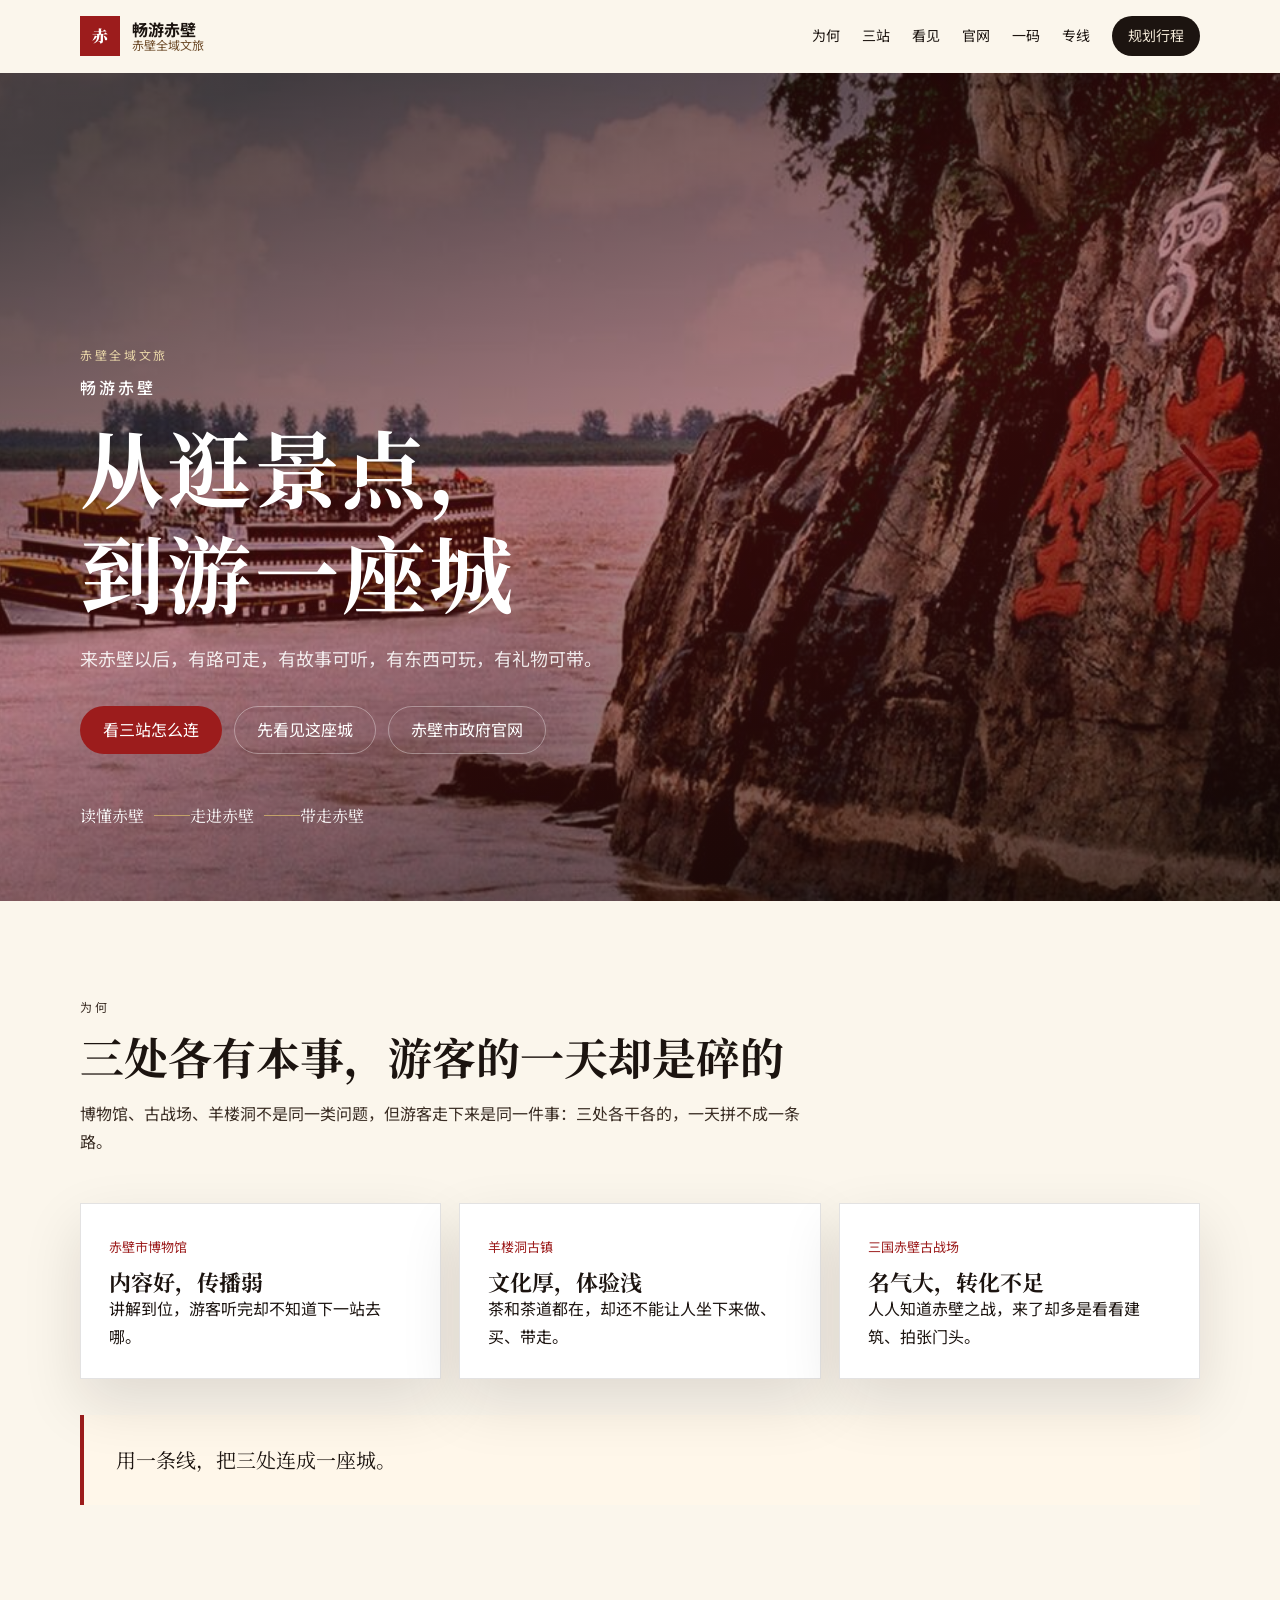
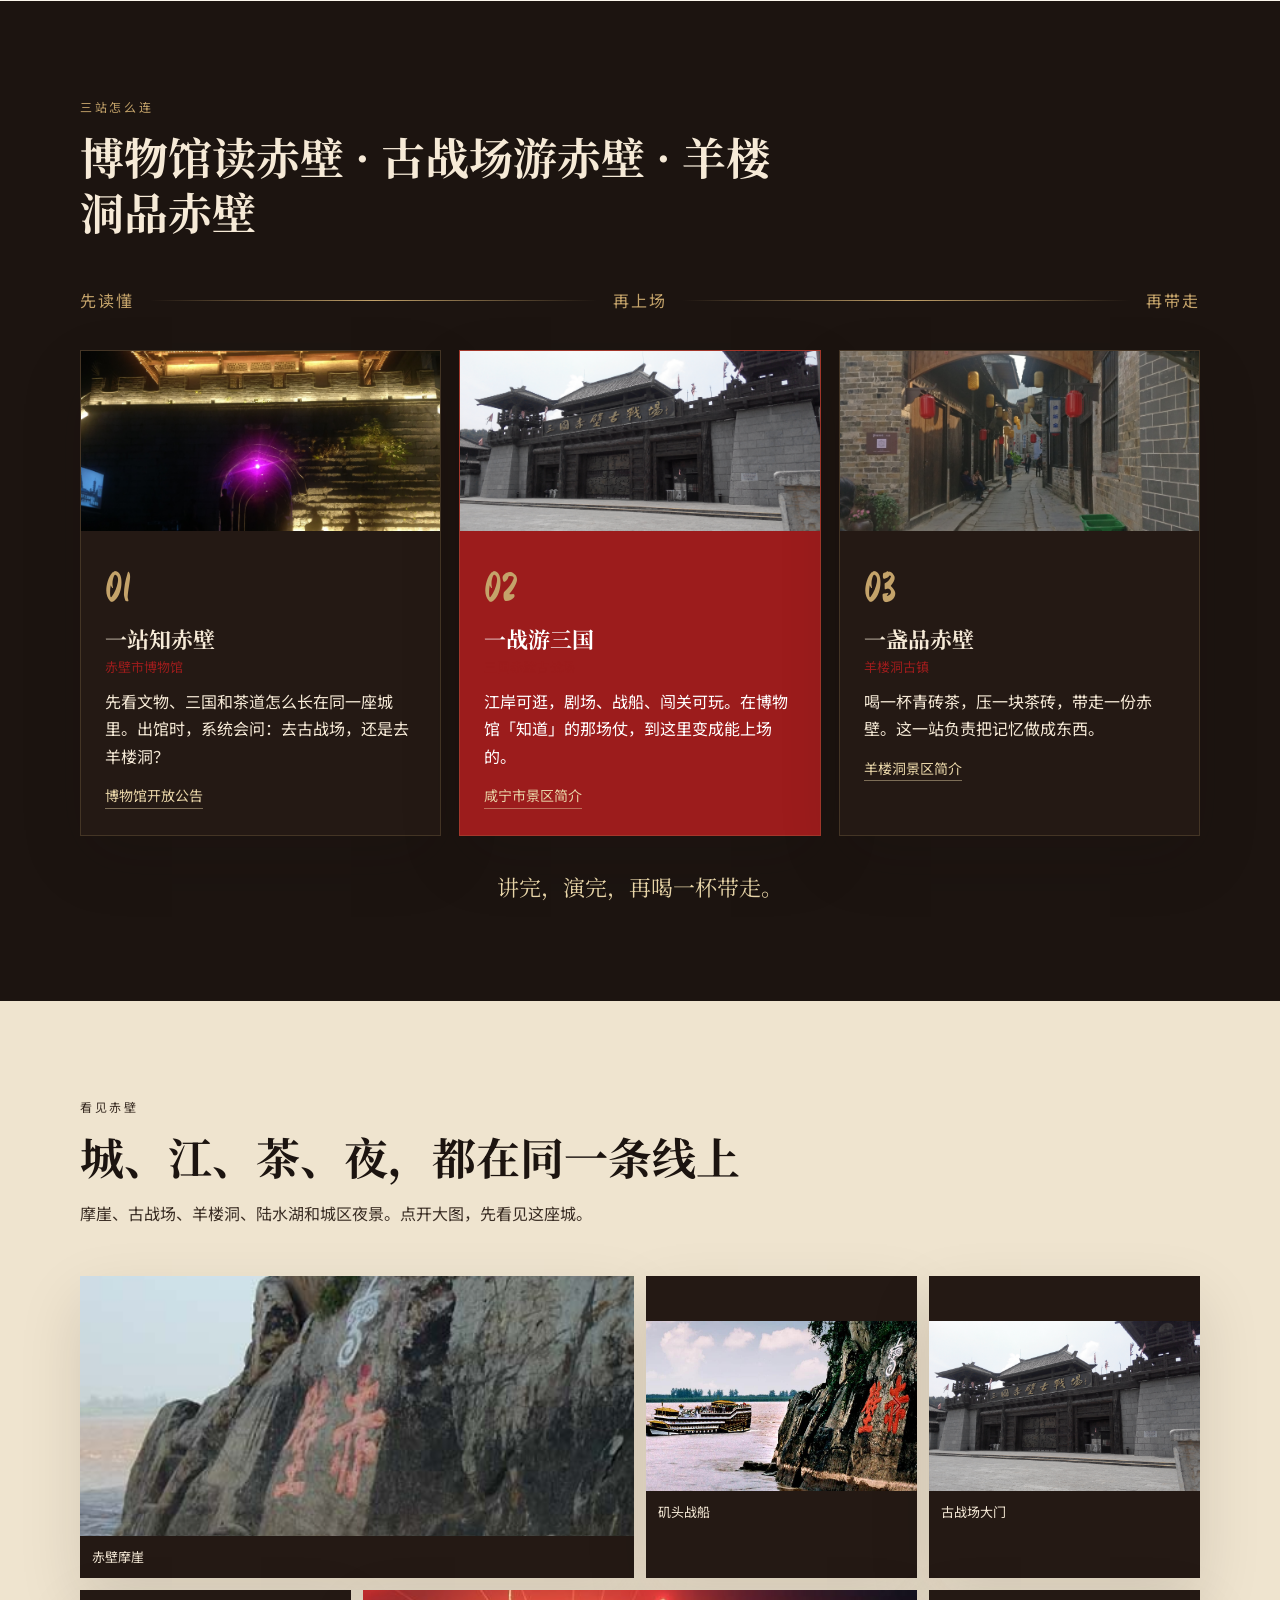
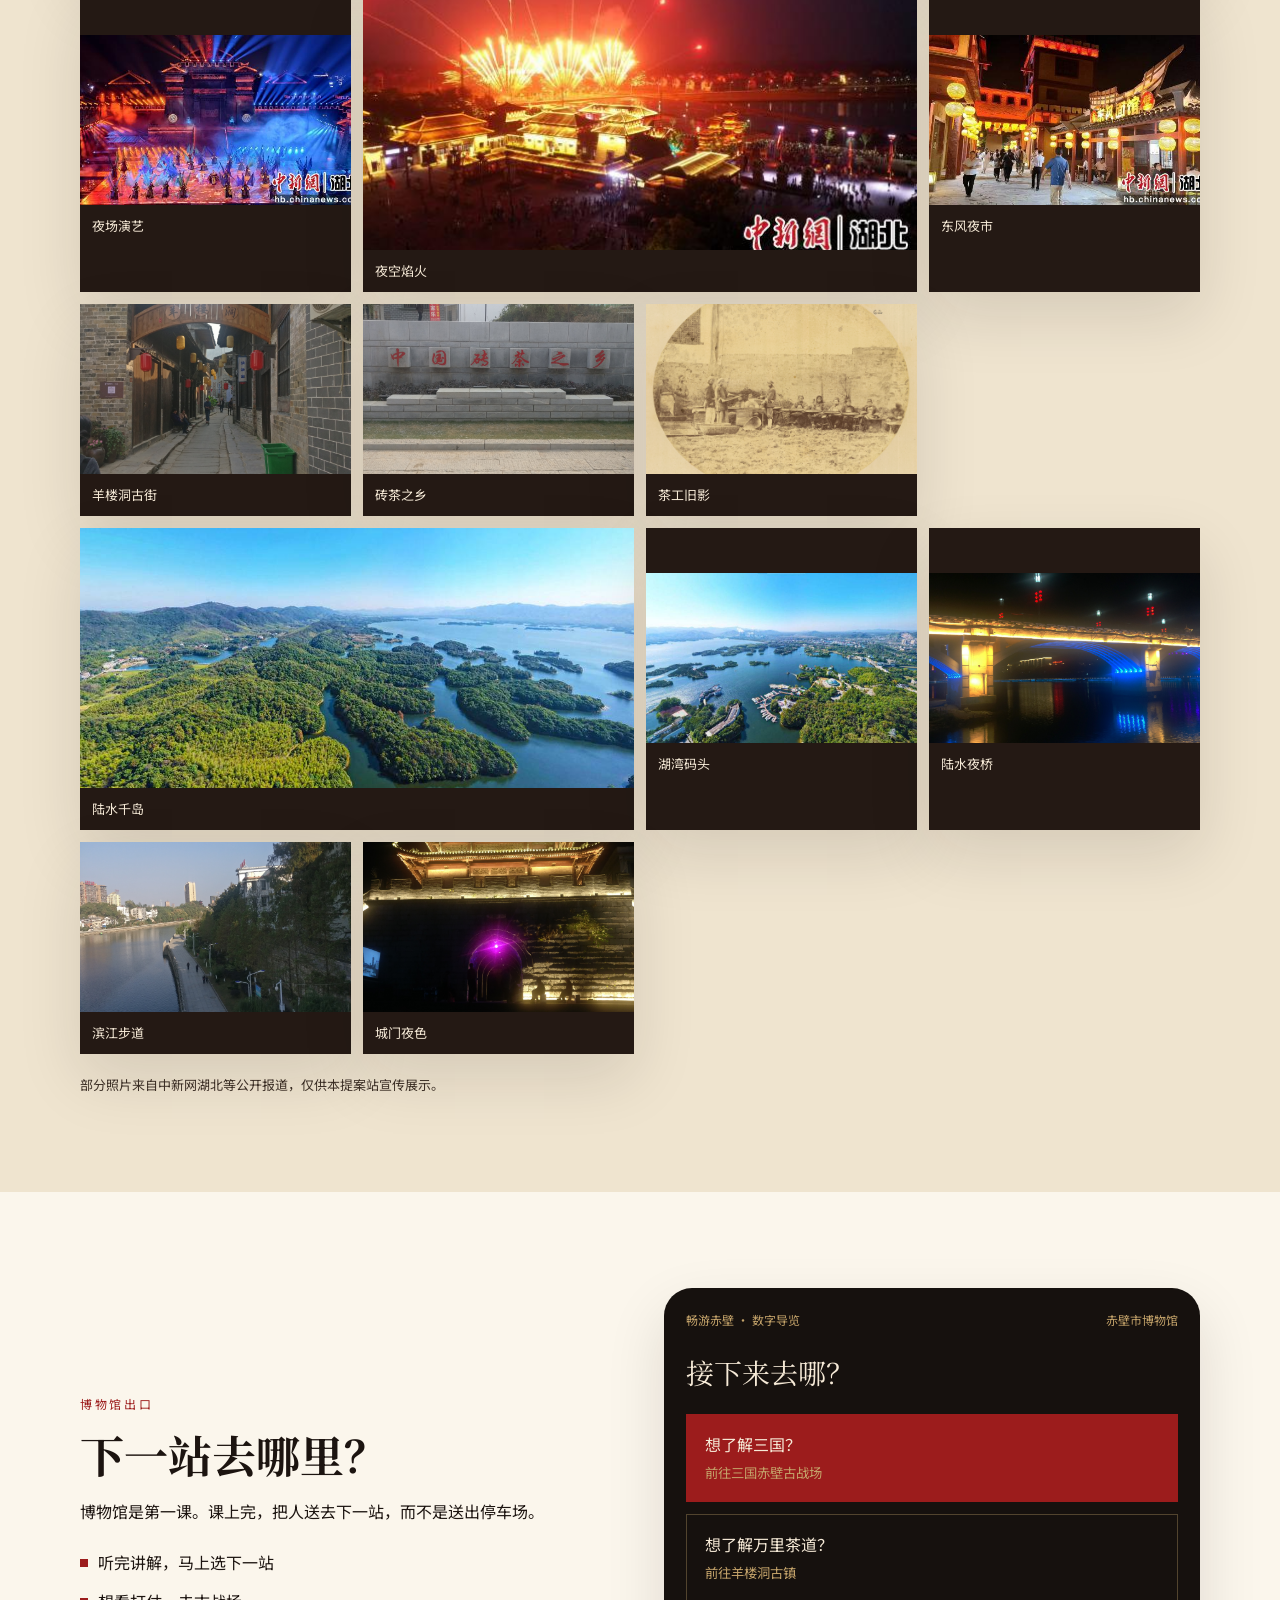
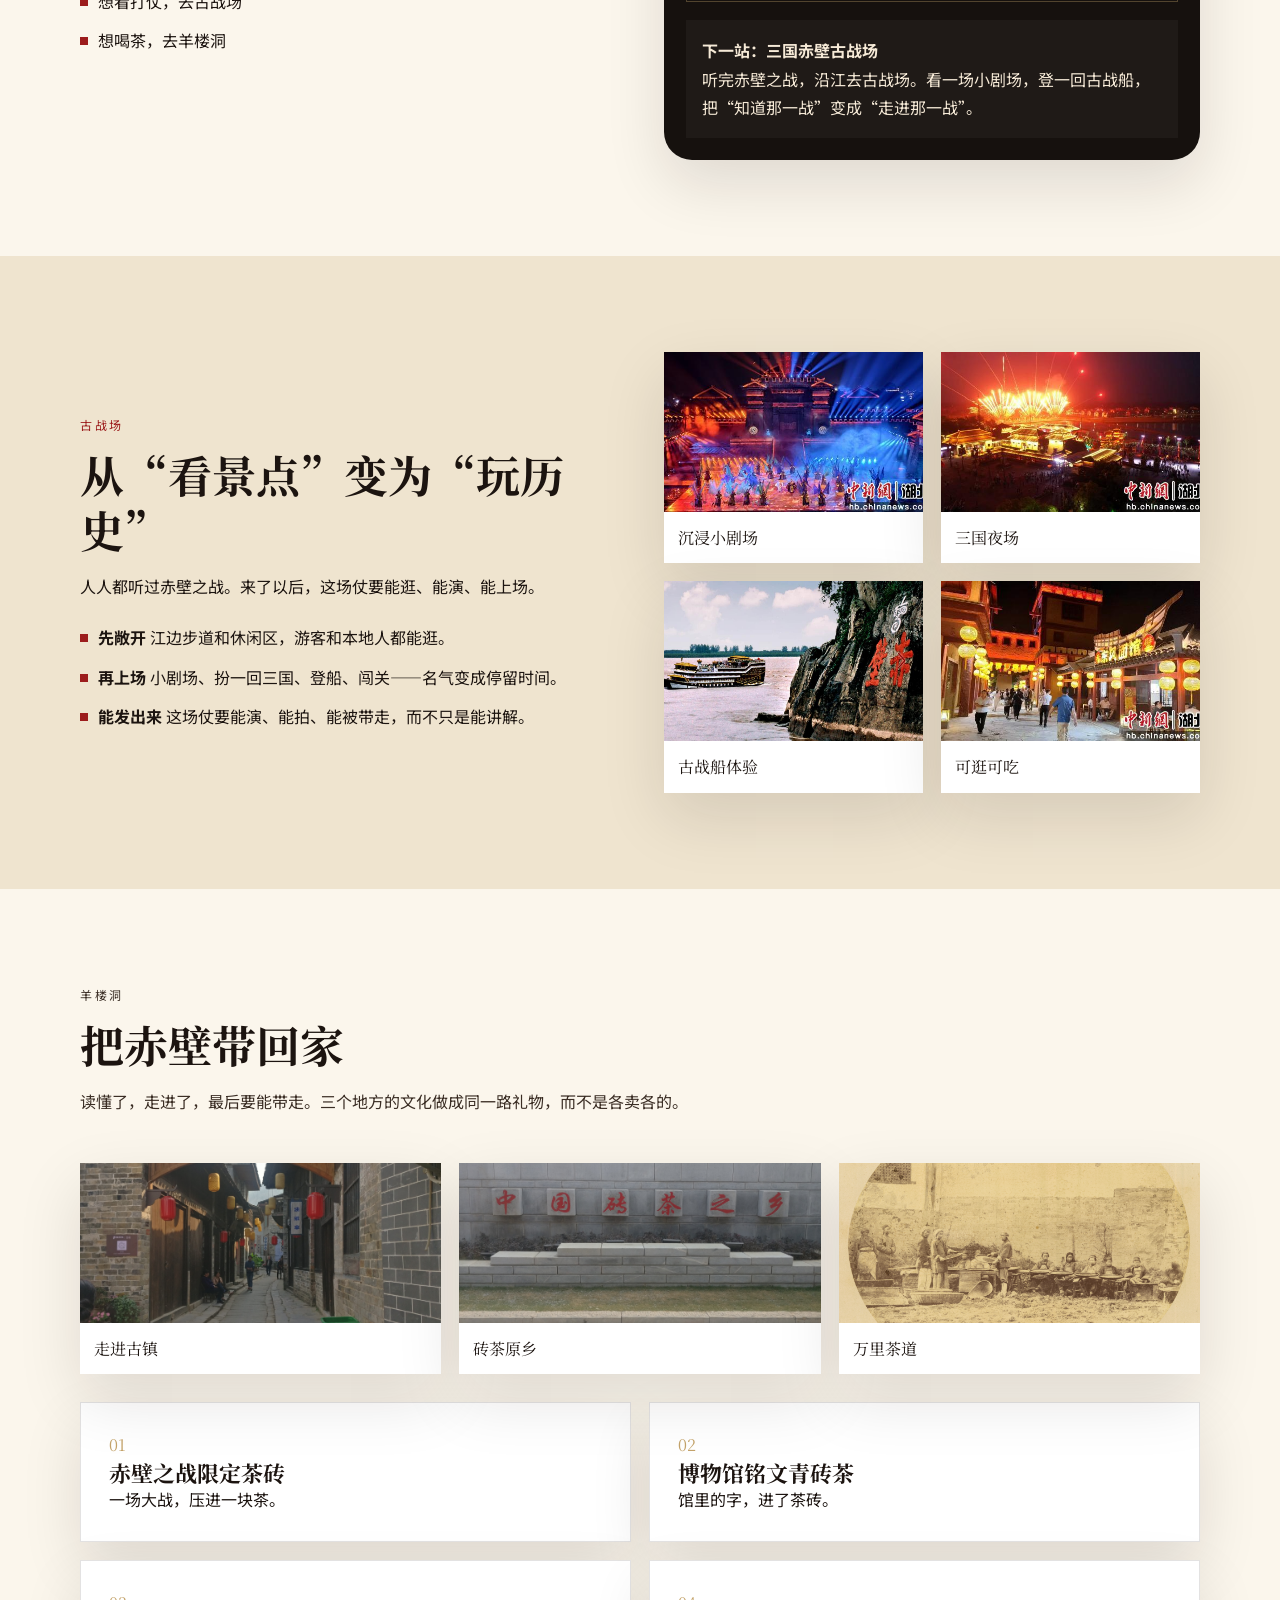
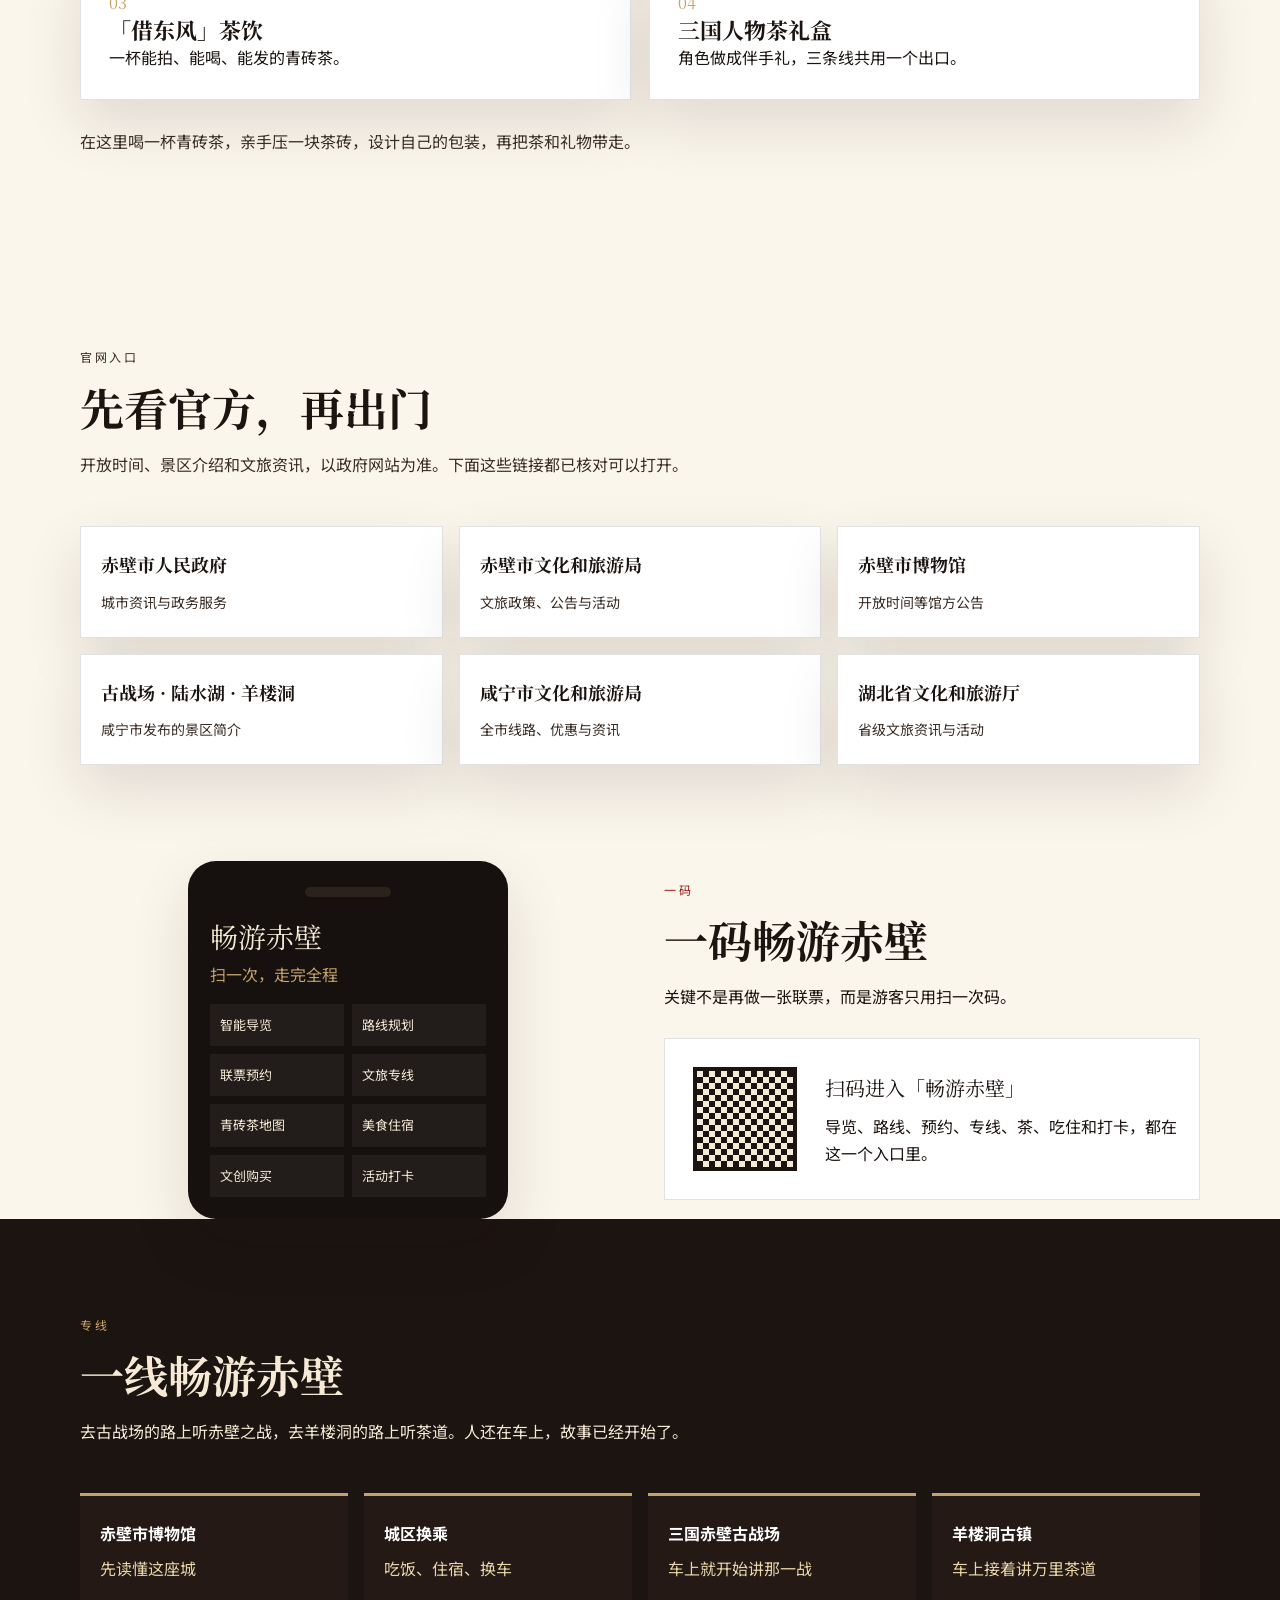
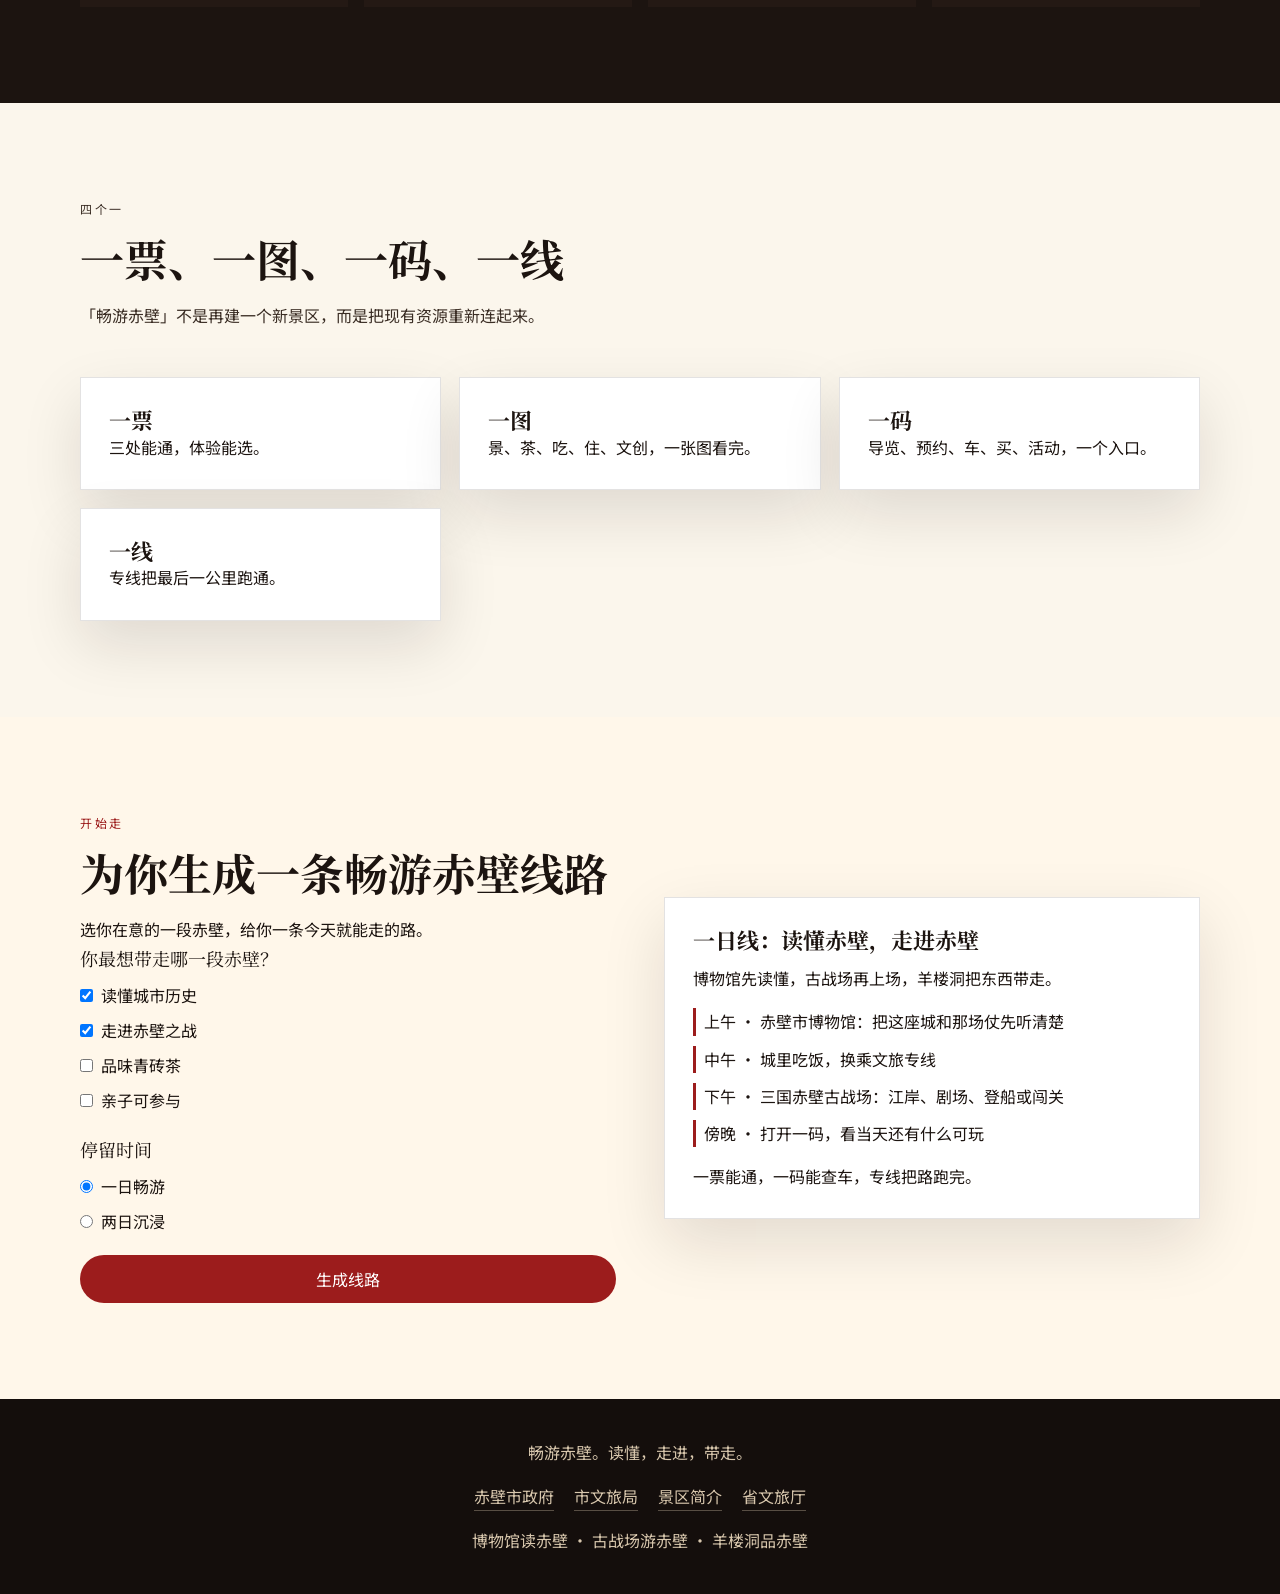
<file: index.html>
<!DOCTYPE html>
<html lang="zh-CN">
<head>
  <meta charset="UTF-8">
  <meta name="viewport" content="width=device-width, initial-scale=1.0">
  <title>畅游赤壁 · 从逛景点，到游一座城</title>
  <meta name="description" content="畅游赤壁：博物馆读懂赤壁，古战场走进赤壁之战，羊楼洞把青砖茶带走。一票、一图、一码、一线，把三处连成一座城。">
  <link rel="preconnect" href="https://fonts.googleapis.com">
  <link rel="preconnect" href="https://fonts.gstatic.com" crossorigin>
  <link href="https://fonts.googleapis.com/css2?family=Ma+Shan+Zheng&family=Noto+Sans+SC:wght@300;400;500;700&family=Noto+Serif+SC:wght@400;600;700;900&display=swap" rel="stylesheet">
  <link rel="stylesheet" href="style.css">
</head>
<body>
  <a class="skip-link" href="#main">跳到正文</a>

  <header class="site-header" id="site-header">
    <div class="container header-inner">
      <a class="brand" href="#top">
        <span class="brand-seal">赤</span>
        <span class="brand-text">
          <strong>畅游赤壁</strong>
          <small>赤壁全域文旅</small>
        </span>
      </a>
      <button class="nav-toggle" id="nav-toggle" aria-expanded="false" aria-controls="site-nav" type="button">
        <span class="sr-only">打开导航</span>
        <span></span><span></span><span></span>
      </button>
      <nav class="site-nav" id="site-nav" aria-label="页面导航">
        <a href="#diagnosis">为何</a>
        <a href="#system">三站</a>
        <a href="#gallery">看见</a>
        <a href="#officials">官网</a>
        <a href="#digital">一码</a>
        <a href="#route">专线</a>
        <a class="nav-cta" href="#planner">规划行程</a>
      </nav>
    </div>
  </header>

  <main id="main">
    <section class="hero" id="top">
      <div class="hero-bg" aria-hidden="true">
        <img src="images/02_cliff_and_warship.jpg" alt="">
      </div>
      <div class="container hero-inner">
        <p class="eyebrow">赤壁全域文旅</p>
        <h1>
          <span class="hero-kicker">畅游赤壁</span>
          从逛景点，<br>到游一座城
        </h1>
        <p class="hero-lead">
          来赤壁以后，有路可走，有故事可听，有东西可玩，有礼物可带。
        </p>
        <div class="hero-actions">
          <a class="btn btn-primary" href="#system">看三站怎么连</a>
          <a class="btn btn-ghost" href="#gallery">先看见这座城</a>
          <a class="btn btn-ghost" href="http://www.chibi.gov.cn/" target="_blank" rel="noopener noreferrer">赤壁市政府官网</a>
        </div>
        <ol class="hero-chain">
          <li>读懂赤壁</li>
          <li>走进赤壁</li>
          <li>带走赤壁</li>
        </ol>
      </div>
    </section>

    <section class="diagnosis" id="diagnosis">
      <div class="container">
        <div class="section-head">
          <p class="eyebrow">为何</p>
          <h2>三处各有本事，游客的一天却是碎的</h2>
          <p>博物馆、古战场、羊楼洞不是同一类问题，但游客走下来是同一件事：三处各干各的，一天拼不成一条路。</p>
        </div>
        <div class="problem-grid">
          <article class="problem-card">
            <span class="problem-tag">赤壁市博物馆</span>
            <h3>内容好，传播弱</h3>
            <p>讲解到位，游客听完却不知道下一站去哪。</p>
          </article>
          <article class="problem-card">
            <span class="problem-tag">羊楼洞古镇</span>
            <h3>文化厚，体验浅</h3>
            <p>茶和茶道都在，却还不能让人坐下来做、买、带走。</p>
          </article>
          <article class="problem-card">
            <span class="problem-tag">三国赤壁古战场</span>
            <h3>名气大，转化不足</h3>
            <p>人人知道赤壁之战，来了却多是看看建筑、拍张门头。</p>
          </article>
        </div>
        <blockquote class="insight">
          用一条线，把三处连成一座城。
        </blockquote>
      </div>
    </section>

    <section class="system" id="system">
      <div class="container">
        <div class="section-head light">
          <p class="eyebrow">三站怎么连</p>
          <h2>博物馆读赤壁 · 古战场游赤壁 · 羊楼洞品赤壁</h2>
        </div>
        <div class="system-map" aria-hidden="true">
          <span>先读懂</span>
          <i></i>
          <span>再上场</span>
          <i></i>
          <span>再带走</span>
        </div>
        <div class="station-grid">
          <article class="station-card" id="museum">
            <img src="images/18_tonghui_gate_night.jpg" alt="赤壁城区夜色城门，金光照亮石墙与门楼">
            <div class="station-body">
              <p class="station-index">01</p>
              <h3>一站知赤壁</h3>
              <p class="station-place">赤壁市博物馆</p>
              <p>先看文物、三国和茶道怎么长在同一座城里。出馆时，系统会问：去古战场，还是去羊楼洞？</p>
              <a class="ext" href="http://www.chibi.gov.cn/bmlb/wtgxj/zwgk_6183/tzggwl/202507/t20250703_4018554.shtml" target="_blank" rel="noopener noreferrer">博物馆开放公告</a>
            </div>
          </article>
          <article class="station-card featured" id="battlefield">
            <img src="images/03_battlefield_gate.jpg" alt="三国赤壁古战场大门，匾额写着三国赤壁古战场">
            <div class="station-body">
              <p class="station-index">02</p>
              <h3>一战游三国</h3>
              <p class="station-place">三国赤壁古战场</p>
              <p>江岸可逛，剧场、战船、闯关可玩。在博物馆「知道」的那场仗，到这里变成能上场的。</p>
              <a class="ext" href="http://www.xianning.gov.cn/mlxn/lyxn2/jqjd/202005/t20200526_2121758.shtml" target="_blank" rel="noopener noreferrer">咸宁市景区简介</a>
            </div>
          </article>
          <article class="station-card" id="yangloudong">
            <img src="images/09_yangloudong_street.jpg" alt="羊楼洞古镇石板街，牌坊上写着羊楼洞三字">
            <div class="station-body">
              <p class="station-index">03</p>
              <h3>一盏品赤壁</h3>
              <p class="station-place">羊楼洞古镇</p>
              <p>喝一杯青砖茶，压一块茶砖，带走一份赤壁。这一站负责把记忆做成东西。</p>
              <a class="ext" href="http://www.xianning.gov.cn/mlxn/lyxn2/jqjd/202005/t20200526_2121758.shtml" target="_blank" rel="noopener noreferrer">羊楼洞景区简介</a>
            </div>
          </article>
        </div>
        <p class="station-coda">讲完，演完，再喝一杯带走。</p>
      </div>
    </section>

    <section class="gallery" id="gallery">
      <div class="container">
        <div class="section-head">
          <p class="eyebrow">看见赤壁</p>
          <h2>城、江、茶、夜，都在同一条线上</h2>
          <p>摩崖、古战场、羊楼洞、陆水湖和城区夜景。点开大图，先看见这座城。</p>
        </div>
        <div class="gallery-grid">
          <button class="shot wide" type="button" data-full="images/01_cliff_inscription.jpg" data-caption="赤壁摩崖石刻">
            <img src="images/01_cliff_inscription.jpg" alt="长江边赤壁崖壁上朱书“赤壁”二字">
            <span>赤壁摩崖</span>
          </button>
          <button class="shot" type="button" data-full="images/02_cliff_and_warship.jpg" data-caption="赤壁矶头与仿古战船">
            <img src="images/02_cliff_and_warship.jpg" alt="赤壁石刻前，一艘仿古多层战船驶过江面">
            <span>矶头战船</span>
          </button>
          <button class="shot" type="button" data-full="images/03_battlefield_gate.jpg" data-caption="三国赤壁古战场正门">
            <img src="images/03_battlefield_gate.jpg" alt="三国赤壁古战场仿汉城门与金匾">
            <span>古战场大门</span>
          </button>
          <button class="shot" type="button" data-full="images/05_night_performance.jpg" data-caption="古战场夜间演艺">
            <img src="images/05_night_performance.jpg" alt="古战场夜场演艺，城楼下演员列阵，灯光打向夜空">
            <span>夜场演艺</span>
          </button>
          <button class="shot wide" type="button" data-full="images/06_fireworks_night.jpg" data-caption="古战场夜空焰火">
            <img src="images/06_fireworks_night.jpg" alt="古建筑群夜色中绽放金色焰火，广场上聚集人群">
            <span>夜空焰火</span>
          </button>
          <button class="shot" type="button" data-full="images/07_dongfeng_street_night.jpg" data-caption="东风面馆与古街夜市">
            <img src="images/07_dongfeng_street_night.jpg" alt="古战场街区夜景，灯笼照亮东风面馆和石板路">
            <span>东风夜市</span>
          </button>
          <button class="shot" type="button" data-full="images/09_yangloudong_street.jpg" data-caption="羊楼洞明清石板街">
            <img src="images/09_yangloudong_street.jpg" alt="羊楼洞古镇窄巷与牌坊">
            <span>羊楼洞古街</span>
          </button>
          <button class="shot" type="button" data-full="images/10_brick_tea_hometown.jpg" data-caption="中国砖茶之乡">
            <img src="images/10_brick_tea_hometown.jpg" alt="石墙上六个红字：中国砖茶之乡">
            <span>砖茶之乡</span>
          </button>
          <button class="shot" type="button" data-full="images/11_tea_grading_1874.png" data-caption="羊楼洞茶工旧影，约1874年">
            <img src="images/11_tea_grading_1874.png" alt="清末羊楼洞茶工围坐筛茶的历史照片">
            <span>茶工旧影</span>
          </button>
          <button class="shot wide" type="button" data-full="images/14_lushui_aerial_islands.jpg" data-caption="陆水湖千岛俯瞰">
            <img src="images/14_lushui_aerial_islands.jpg" alt="航拍陆水湖，碧水环绕座座绿岛">
            <span>陆水千岛</span>
          </button>
          <button class="shot" type="button" data-full="images/15_lushui_aerial_harbor.jpg" data-caption="陆水湖码头与城区远景">
            <img src="images/15_lushui_aerial_harbor.jpg" alt="航拍陆水湖港湾、游艇与远处城区">
            <span>湖湾码头</span>
          </button>
          <button class="shot" type="button" data-full="images/16_lushui_bridge_night.jpg" data-caption="陆水河夜桥">
            <img src="images/16_lushui_bridge_night.jpg" alt="陆水河多拱桥夜景，蓝黄灯光映在水面上">
            <span>陆水夜桥</span>
          </button>
          <button class="shot" type="button" data-full="images/17_lushui_riverside.jpg" data-caption="城区滨江步道">
            <img src="images/17_lushui_riverside.jpg" alt="赤壁城区滨江步道，江水与林荫并列">
            <span>滨江步道</span>
          </button>
          <button class="shot" type="button" data-full="images/18_tonghui_gate_night.jpg" data-caption="城区城门夜色">
            <img src="images/18_tonghui_gate_night.jpg" alt="夜色中金光照亮的传统城门与石拱门洞">
            <span>城门夜色</span>
          </button>
        </div>
        <p class="photo-credit">部分照片来自中新网湖北等公开报道，仅供本提案站宣传展示。</p>
      </div>
    </section>

    <section class="kiosk" id="kiosk">
      <div class="container kiosk-layout">
        <div class="kiosk-copy">
          <p class="eyebrow">博物馆出口</p>
          <h2>下一站去哪里？</h2>
          <p>博物馆是第一课。课上完，把人送去下一站，而不是送出停车场。</p>
          <ul class="kiosk-list">
            <li>听完讲解，马上选下一站</li>
            <li>想看打仗，去古战场</li>
            <li>想喝茶，去羊楼洞</li>
          </ul>
        </div>
        <div class="kiosk-screen" role="region" aria-label="下一站导览屏">
          <div class="kiosk-bar">
            <span>畅游赤壁 · 数字导览</span>
            <span>赤壁市博物馆</span>
          </div>
          <p class="kiosk-question">接下来去哪？</p>
          <div class="kiosk-choices">
            <button class="kiosk-choice is-active" type="button" data-next="sanguo">
              想了解三国？
              <small>前往三国赤壁古战场</small>
            </button>
            <button class="kiosk-choice" type="button" data-next="tea">
              想了解万里茶道？
              <small>前往羊楼洞古镇</small>
            </button>
          </div>
          <div class="kiosk-panel" id="kiosk-panel"></div>
        </div>
      </div>
    </section>

    <section class="experience" id="experience">
      <div class="container">
        <div class="split">
          <div>
            <p class="eyebrow">古战场</p>
            <h2>从“看景点”变为“玩历史”</h2>
            <p>人人都听过赤壁之战。来了以后，这场仗要能逛、能演、能上场。</p>
            <ul class="feature-list">
              <li>
                <strong>先敞开</strong>
                江边步道和休闲区，游客和本地人都能逛。
              </li>
              <li>
                <strong>再上场</strong>
                小剧场、扮一回三国、登船、闯关——名气变成停留时间。
              </li>
              <li>
                <strong>能发出来</strong>
                这场仗要能演、能拍、能被带走，而不只是能讲解。
              </li>
            </ul>
          </div>
          <div class="play-grid">
            <figure class="play-card">
              <img src="images/05_night_performance.jpg" alt="古战场夜间演艺现场">
              <figcaption>沉浸小剧场</figcaption>
            </figure>
            <figure class="play-card">
              <img src="images/06_fireworks_night.jpg" alt="古战场夜空焰火与人群">
              <figcaption>三国夜场</figcaption>
            </figure>
            <figure class="play-card">
              <img src="images/02_cliff_and_warship.jpg" alt="江上仿古战船经过赤壁矶">
              <figcaption>古战船体验</figcaption>
            </figure>
            <figure class="play-card">
              <img src="images/07_dongfeng_street_night.jpg" alt="古街灯笼与东风面馆夜市">
              <figcaption>可逛可吃</figcaption>
            </figure>
          </div>
        </div>
      </div>
    </section>

    <section class="tea" id="tea">
      <div class="container">
        <div class="section-head">
          <p class="eyebrow">羊楼洞</p>
          <h2>把赤壁带回家</h2>
          <p>读懂了，走进了，最后要能带走。三个地方的文化做成同一路礼物，而不是各卖各的。</p>
        </div>
        <div class="tea-photos">
          <figure>
            <img src="images/09_yangloudong_street.jpg" alt="羊楼洞石板街与牌坊">
            <figcaption>走进古镇</figcaption>
          </figure>
          <figure>
            <img src="images/10_brick_tea_hometown.jpg" alt="中国砖茶之乡石刻">
            <figcaption>砖茶原乡</figcaption>
          </figure>
          <figure>
            <img src="images/11_tea_grading_1874.png" alt="羊楼洞茶工筛茶旧照">
            <figcaption>万里茶道</figcaption>
          </figure>
        </div>
        <div class="product-grid">
          <article class="product">
            <span>01</span>
            <h3>赤壁之战限定茶砖</h3>
            <p>一场大战，压进一块茶。</p>
          </article>
          <article class="product">
            <span>02</span>
            <h3>博物馆铭文青砖茶</h3>
            <p>馆里的字，进了茶砖。</p>
          </article>
          <article class="product">
            <span>03</span>
            <h3>「借东风」茶饮</h3>
            <p>一杯能拍、能喝、能发的青砖茶。</p>
          </article>
          <article class="product">
            <span>04</span>
            <h3>三国人物茶礼盒</h3>
            <p>角色做成伴手礼，三条线共用一个出口。</p>
          </article>
        </div>
        <p class="tea-note">在这里喝一杯青砖茶，亲手压一块茶砖，设计自己的包装，再把茶和礼物带走。</p>
      </div>
    </section>

    <section class="officials" id="officials">
      <div class="container">
        <div class="section-head">
          <p class="eyebrow">官网入口</p>
          <h2>先看官方，再出门</h2>
          <p>开放时间、景区介绍和文旅资讯，以政府网站为准。下面这些链接都已核对可以打开。</p>
        </div>
        <div class="official-grid">
          <a class="official-card" href="http://www.chibi.gov.cn/" target="_blank" rel="noopener noreferrer">
            <strong>赤壁市人民政府</strong>
            <span>城市资讯与政务服务</span>
          </a>
          <a class="official-card" href="http://www.chibi.gov.cn/bmlb/wtgxj/" target="_blank" rel="noopener noreferrer">
            <strong>赤壁市文化和旅游局</strong>
            <span>文旅政策、公告与活动</span>
          </a>
          <a class="official-card" href="http://www.chibi.gov.cn/bmlb/wtgxj/zwgk_6183/tzggwl/202507/t20250703_4018554.shtml" target="_blank" rel="noopener noreferrer">
            <strong>赤壁市博物馆</strong>
            <span>开放时间等馆方公告</span>
          </a>
          <a class="official-card" href="http://www.xianning.gov.cn/mlxn/lyxn2/jqjd/202005/t20200526_2121758.shtml" target="_blank" rel="noopener noreferrer">
            <strong>古战场 · 陆水湖 · 羊楼洞</strong>
            <span>咸宁市发布的景区简介</span>
          </a>
          <a class="official-card" href="http://wlj.xianning.gov.cn/" target="_blank" rel="noopener noreferrer">
            <strong>咸宁市文化和旅游局</strong>
            <span>全市线路、优惠与资讯</span>
          </a>
          <a class="official-card" href="http://wlt.hubei.gov.cn/" target="_blank" rel="noopener noreferrer">
            <strong>湖北省文化和旅游厅</strong>
            <span>省级文旅资讯与活动</span>
          </a>
        </div>
      </div>
    </section>

    <section class="digital" id="digital">
      <div class="container digital-layout">
        <div class="phone" aria-hidden="true">
          <div class="phone-notch"></div>
          <div class="phone-screen">
            <p class="phone-title">畅游赤壁</p>
            <p class="phone-sub">扫一次，走完全程</p>
            <ul class="phone-menu">
              <li>智能导览</li>
              <li>路线规划</li>
              <li>联票预约</li>
              <li>文旅专线</li>
              <li>青砖茶地图</li>
              <li>美食住宿</li>
              <li>文创购买</li>
              <li>活动打卡</li>
            </ul>
          </div>
        </div>
        <div>
          <p class="eyebrow">一码</p>
          <h2>一码畅游赤壁</h2>
          <p>关键不是再做一张联票，而是游客只用扫一次码。</p>
          <div class="code-box">
            <div class="qr" id="qr" title="畅游赤壁演示二维码"></div>
            <div>
              <p class="code-label">扫码进入「畅游赤壁」</p>
              <p>导览、路线、预约、专线、茶、吃住和打卡，都在这一个入口里。</p>
            </div>
          </div>
        </div>
      </div>
    </section>

    <section class="transit" id="route">
      <div class="container">
        <div class="section-head light">
          <p class="eyebrow">专线</p>
          <h2>一线畅游赤壁</h2>
          <p>去古战场的路上听赤壁之战，去羊楼洞的路上听茶道。人还在车上，故事已经开始了。</p>
        </div>
        <ol class="line">
          <li>
            <strong>赤壁市博物馆</strong>
            <span>先读懂这座城</span>
          </li>
          <li>
            <strong>城区换乘</strong>
            <span>吃饭、住宿、换车</span>
          </li>
          <li>
            <strong>三国赤壁古战场</strong>
            <span>车上就开始讲那一战</span>
          </li>
          <li>
            <strong>羊楼洞古镇</strong>
            <span>车上接着讲万里茶道</span>
          </li>
        </ol>
      </div>
    </section>

    <section class="fours" id="fours">
      <div class="container">
        <div class="section-head">
          <p class="eyebrow">四个一</p>
          <h2>一票、一图、一码、一线</h2>
          <p>「畅游赤壁」不是再建一个新景区，而是把现有资源重新连起来。</p>
        </div>
        <div class="four-grid">
          <article>
            <h3>一票</h3>
            <p>三处能通，体验能选。</p>
          </article>
          <article>
            <h3>一图</h3>
            <p>景、茶、吃、住、文创，一张图看完。</p>
          </article>
          <article>
            <h3>一码</h3>
            <p>导览、预约、车、买、活动，一个入口。</p>
          </article>
          <article>
            <h3>一线</h3>
            <p>专线把最后一公里跑通。</p>
          </article>
        </div>
      </div>
    </section>

    <section class="planner" id="planner">
      <div class="container planner-layout">
        <div>
          <p class="eyebrow">开始走</p>
          <h2>为你生成一条畅游赤壁线路</h2>
          <p>选你在意的一段赤壁，给你一条今天就能走的路。</p>
          <form id="planner-form">
            <fieldset>
              <legend>你最想带走哪一段赤壁？</legend>
              <label><input type="checkbox" name="interest" value="history" checked> 读懂城市历史</label>
              <label><input type="checkbox" name="interest" value="sanguo" checked> 走进赤壁之战</label>
              <label><input type="checkbox" name="interest" value="tea"> 品味青砖茶</label>
              <label><input type="checkbox" name="interest" value="family"> 亲子可参与</label>
            </fieldset>
            <fieldset>
              <legend>停留时间</legend>
              <label><input type="radio" name="days" value="1" checked> 一日畅游</label>
              <label><input type="radio" name="days" value="2"> 两日沉浸</label>
            </fieldset>
            <button class="btn btn-primary" type="submit">生成线路</button>
          </form>
        </div>
        <article class="plan-card" id="plan-card" aria-live="polite"></article>
      </div>
    </section>
  </main>

  <footer class="site-footer">
    <div class="container footer-inner">
      <p>畅游赤壁。读懂，走进，带走。</p>
      <nav class="footer-links" aria-label="官方网站">
        <a href="http://www.chibi.gov.cn/" target="_blank" rel="noopener noreferrer">赤壁市政府</a>
        <a href="http://www.chibi.gov.cn/bmlb/wtgxj/" target="_blank" rel="noopener noreferrer">市文旅局</a>
        <a href="http://www.xianning.gov.cn/mlxn/lyxn2/jqjd/202005/t20200526_2121758.shtml" target="_blank" rel="noopener noreferrer">景区简介</a>
        <a href="http://wlt.hubei.gov.cn/" target="_blank" rel="noopener noreferrer">省文旅厅</a>
      </nav>
      <p>博物馆读赤壁 · 古战场游赤壁 · 羊楼洞品赤壁</p>
    </div>
  </footer>

  <dialog class="lightbox" id="lightbox" aria-label="照片大图">
    <button class="lightbox-close" type="button" id="lightbox-close">关闭</button>
    <img id="lightbox-img" alt="">
    <p id="lightbox-cap"></p>
  </dialog>

  <script src="script.js"></script>
</body>
</html>
</file>
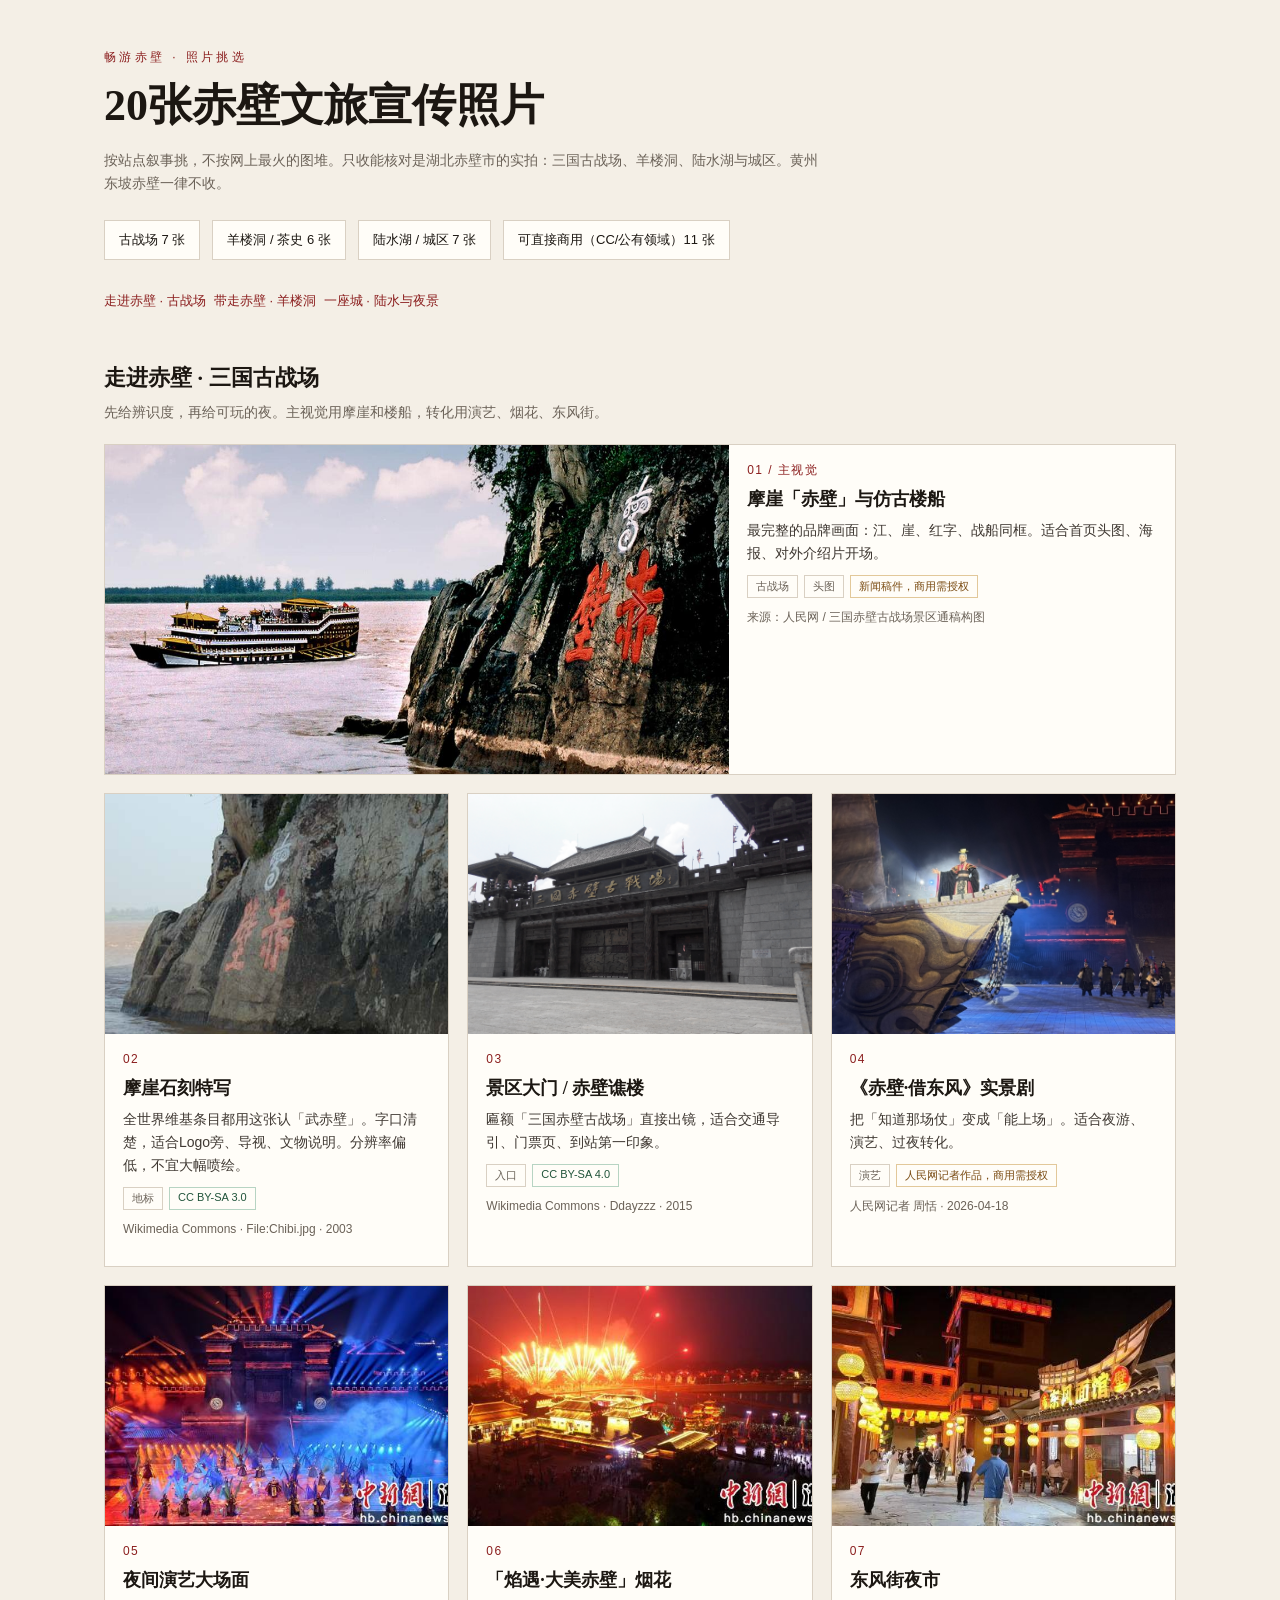
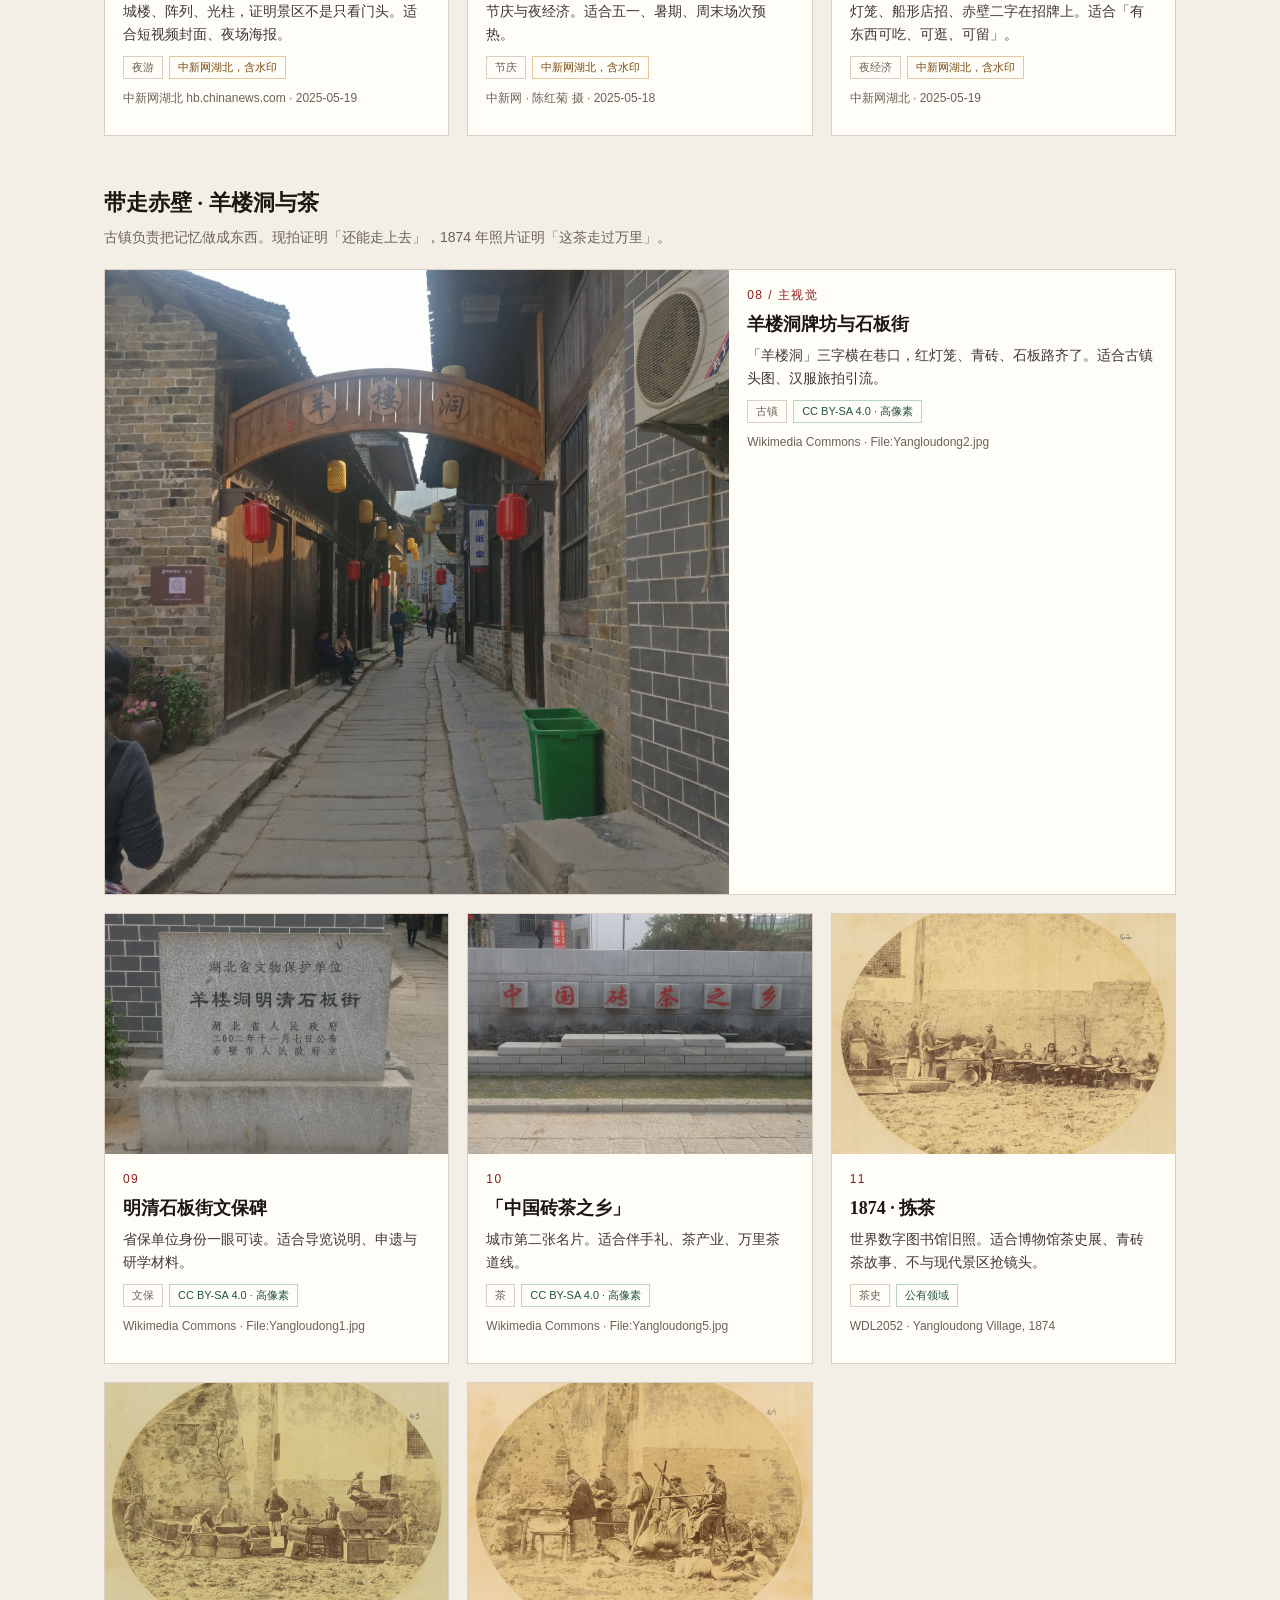
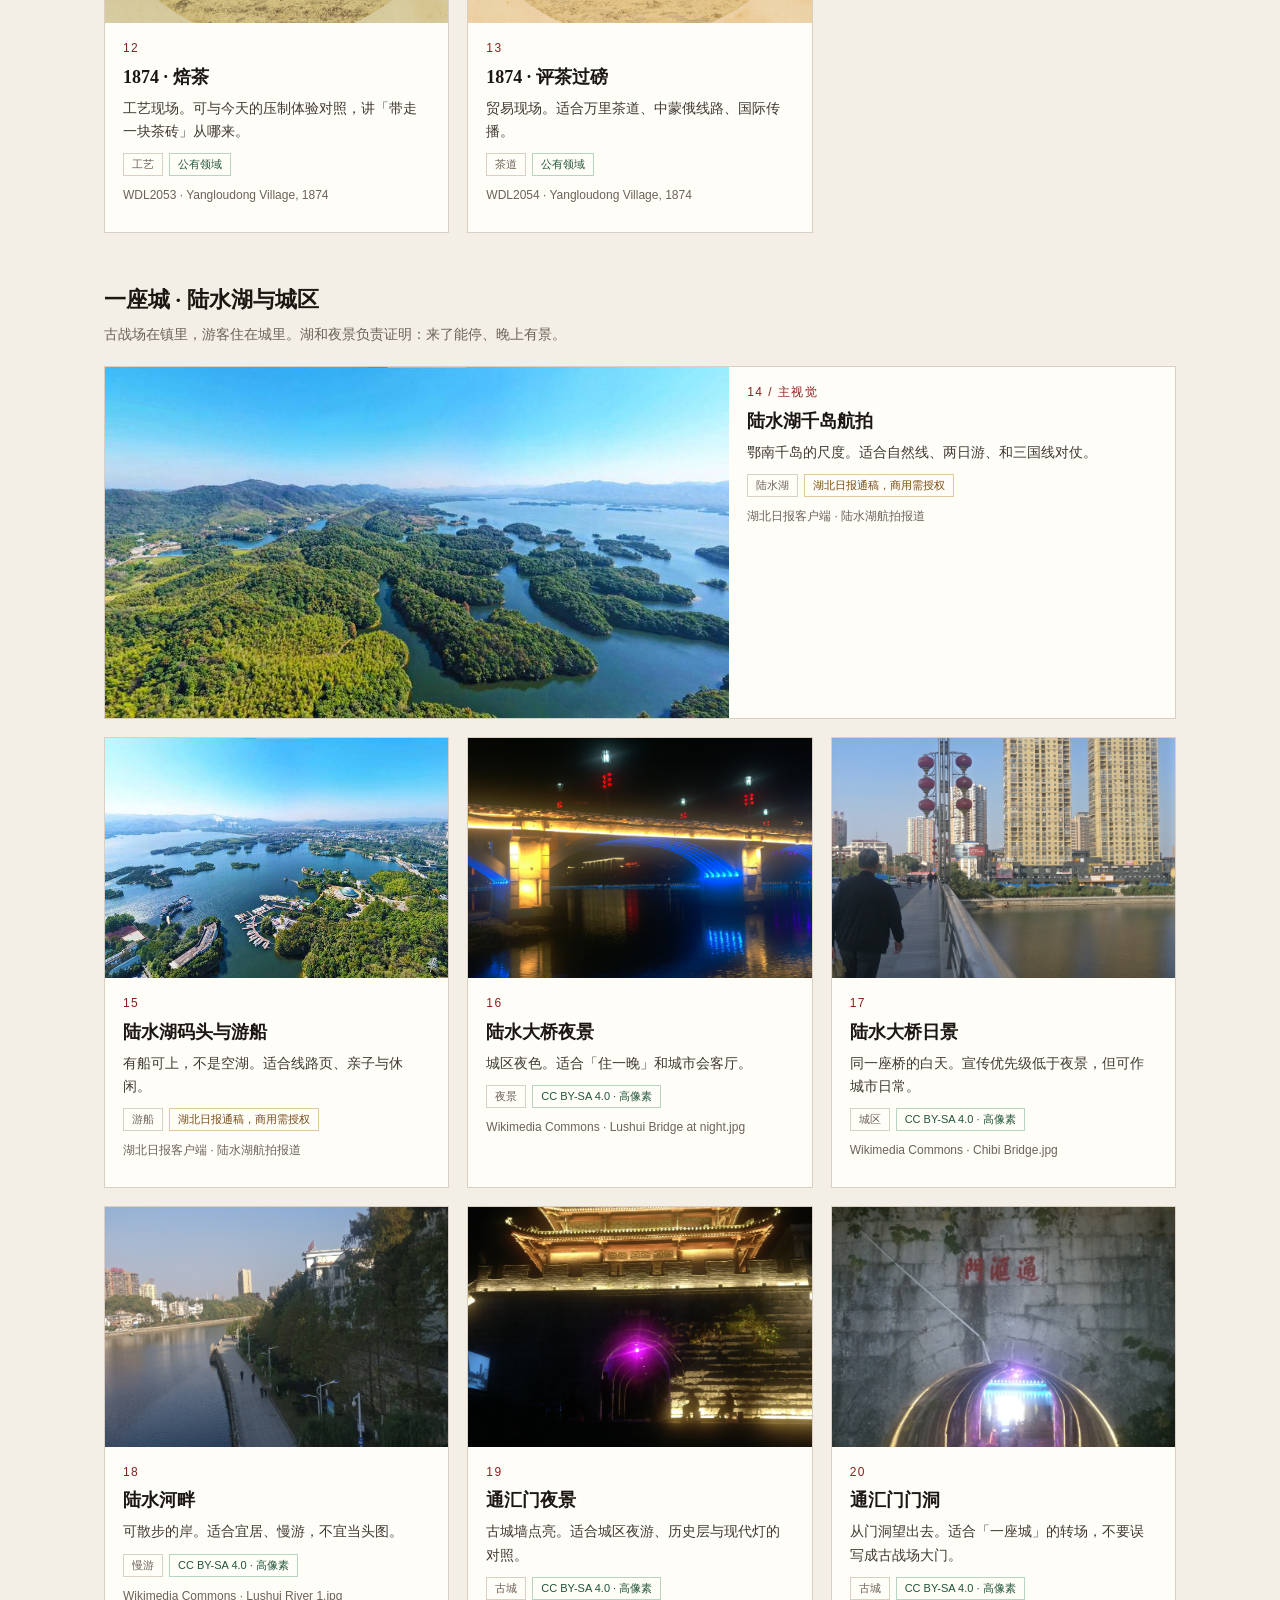
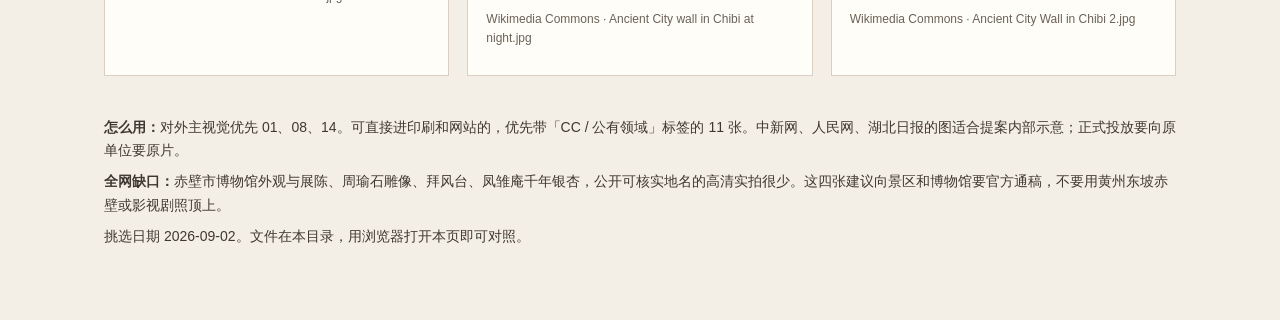
<file: _chibi_photos/selected_20/catalog.html>
<!DOCTYPE html>
<html lang="zh-CN">
<head>
  <meta charset="UTF-8">
  <meta name="viewport" content="width=device-width, initial-scale=1.0">
  <title>畅游赤壁 · 20张文旅宣传照片</title>
  <style>
    :root {
      --bg: #f4efe6;
      --ink: #1c1712;
      --muted: #6b6258;
      --line: #d9d0c3;
      --card: #fffdf8;
      --accent: #8b1e1e;
    }
    * { box-sizing: border-box; }
    body {
      margin: 0;
      font-family: "Noto Serif SC", "Songti SC", "SimSun", serif;
      background: var(--bg);
      color: var(--ink);
    }
    header {
      padding: 48px 24px 32px;
      max-width: 1120px;
      margin: 0 auto;
    }
    .eyebrow {
      letter-spacing: 0.28em;
      font-size: 12px;
      color: var(--accent);
      text-transform: uppercase;
      margin: 0 0 12px;
    }
    h1 {
      font-size: clamp(28px, 5vw, 44px);
      line-height: 1.2;
      margin: 0 0 16px;
      font-weight: 700;
    }
    .lead, .note {
      font-family: "Noto Sans SC", "PingFang SC", sans-serif;
      color: var(--muted);
      line-height: 1.7;
      max-width: 720px;
    }
    .stats {
      display: flex;
      flex-wrap: wrap;
      gap: 12px;
      margin-top: 24px;
    }
    .stat {
      background: var(--card);
      border: 1px solid var(--line);
      padding: 10px 14px;
      font-family: "Noto Sans SC", sans-serif;
      font-size: 13px;
    }
    nav.toc {
      max-width: 1120px;
      margin: 0 auto 8px;
      padding: 0 24px;
      display: flex;
      flex-wrap: wrap;
      gap: 8px;
      font-family: "Noto Sans SC", sans-serif;
      font-size: 13px;
    }
    nav.toc a {
      color: var(--accent);
      text-decoration: none;
      border-bottom: 1px solid transparent;
    }
    nav.toc a:hover { border-bottom-color: var(--accent); }
    section {
      max-width: 1120px;
      margin: 0 auto;
      padding: 16px 24px 8px;
    }
    h2 {
      font-size: 22px;
      margin: 28px 0 8px;
    }
    .section-lead {
      font-family: "Noto Sans SC", sans-serif;
      color: var(--muted);
      margin: 0 0 20px;
    }
    .grid {
      display: grid;
      grid-template-columns: repeat(auto-fill, minmax(320px, 1fr));
      gap: 18px;
    }
    .card {
      background: var(--card);
      border: 1px solid var(--line);
      overflow: hidden;
    }
    .card.hero, .card.wide {
      grid-column: 1 / -1;
      display: grid;
      grid-template-columns: 1.4fr 1fr;
    }
    .card img {
      width: 100%;
      height: 240px;
      object-fit: cover;
      display: block;
      background: #ddd6cb;
    }
    .card.hero img, .card.wide img { height: 100%; min-height: 320px; }
    .meta { padding: 16px 18px 18px; }
    .num {
      font-family: "Noto Sans SC", sans-serif;
      font-size: 12px;
      letter-spacing: 0.12em;
      color: var(--accent);
      margin: 0 0 6px;
    }
    h3 { margin: 0 0 8px; font-size: 18px; }
    p { margin: 0 0 8px; font-family: "Noto Sans SC", sans-serif; font-size: 14px; line-height: 1.65; color: #3f3832; }
    .tags { display: flex; flex-wrap: wrap; gap: 6px; margin: 10px 0; }
    .tag {
      font-family: "Noto Sans SC", sans-serif;
      font-size: 11px;
      padding: 3px 8px;
      border: 1px solid var(--line);
      color: var(--muted);
    }
    .tag.ok { color: #21543a; border-color: #b7d4c3; }
    .tag.warn { color: #7a4b12; border-color: #e2c89a; }
    .src { font-size: 12px; color: var(--muted); }
    footer {
      max-width: 1120px;
      margin: 0 auto;
      padding: 32px 24px 64px;
      font-family: "Noto Sans SC", sans-serif;
      font-size: 13px;
      color: var(--muted);
      line-height: 1.7;
    }
    @media (max-width: 800px) {
      .card.hero, .card.wide { grid-template-columns: 1fr; }
      .card.hero img, .card.wide img { min-height: 220px; height: 240px; }
    }
  </style>
</head>
<body>
  <header>
    <p class="eyebrow">畅游赤壁 · 照片挑选</p>
    <h1>20张赤壁文旅宣传照片</h1>
    <p class="lead">按站点叙事挑，不按网上最火的图堆。只收能核对是湖北赤壁市的实拍：三国古战场、羊楼洞、陆水湖与城区。黄州东坡赤壁一律不收。</p>
    <div class="stats">
      <span class="stat">古战场 7 张</span>
      <span class="stat">羊楼洞 / 茶史 6 张</span>
      <span class="stat">陆水湖 / 城区 7 张</span>
      <span class="stat">可直接商用（CC/公有领域）11 张</span>
    </div>
  </header>

  <nav class="toc">
    <a href="#battlefield">走进赤壁 · 古战场</a>
    <a href="#yangloudong">带走赤壁 · 羊楼洞</a>
    <a href="#lushui">一座城 · 陆水与夜景</a>
  </nav>

  <section id="battlefield">
    <h2>走进赤壁 · 三国古战场</h2>
    <p class="section-lead">先给辨识度，再给可玩的夜。主视觉用摩崖和楼船，转化用演艺、烟花、东风街。</p>
    <div class="grid">
      <article class="card hero">
        <img src="02_cliff_and_warship.jpg" alt="赤壁摩崖与仿古楼船">
        <div class="meta">
          <p class="num">01 / 主视觉</p>
          <h3>摩崖「赤壁」与仿古楼船</h3>
          <p>最完整的品牌画面：江、崖、红字、战船同框。适合首页头图、海报、对外介绍片开场。</p>
          <div class="tags"><span class="tag">古战场</span><span class="tag">头图</span><span class="tag warn">新闻稿件，商用需授权</span></div>
          <p class="src">来源：人民网 / 三国赤壁古战场景区通稿构图</p>
        </div>
      </article>
      <article class="card">
        <img src="01_cliff_inscription.jpg" alt="赤壁摩崖石刻特写">
        <div class="meta">
          <p class="num">02</p>
          <h3>摩崖石刻特写</h3>
          <p>全世界维基条目都用这张认「武赤壁」。字口清楚，适合Logo旁、导视、文物说明。分辨率偏低，不宜大幅喷绘。</p>
          <div class="tags"><span class="tag">地标</span><span class="tag ok">CC BY-SA 3.0</span></div>
          <p class="src">Wikimedia Commons · File:Chibi.jpg · 2003</p>
        </div>
      </article>
      <article class="card">
        <img src="03_battlefield_gate.jpg" alt="三国赤壁古战场景区大门">
        <div class="meta">
          <p class="num">03</p>
          <h3>景区大门 / 赤壁谯楼</h3>
          <p>匾额「三国赤壁古战场」直接出镜，适合交通导引、门票页、到站第一印象。</p>
          <div class="tags"><span class="tag">入口</span><span class="tag ok">CC BY-SA 4.0</span></div>
          <p class="src">Wikimedia Commons · Ddayzzz · 2015</p>
        </div>
      </article>
      <article class="card">
        <img src="04_jiedongfeng_show.jpg" alt="《赤壁·借东风》实景剧">
        <div class="meta">
          <p class="num">04</p>
          <h3>《赤壁·借东风》实景剧</h3>
          <p>把「知道那场仗」变成「能上场」。适合夜游、演艺、过夜转化。</p>
          <div class="tags"><span class="tag">演艺</span><span class="tag warn">人民网记者作品，商用需授权</span></div>
          <p class="src">人民网记者 周恬 · 2026-04-18</p>
        </div>
      </article>
      <article class="card">
        <img src="05_night_performance.jpg" alt="古战场夜间演艺大场面">
        <div class="meta">
          <p class="num">05</p>
          <h3>夜间演艺大场面</h3>
          <p>城楼、阵列、光柱，证明景区不是只看门头。适合短视频封面、夜场海报。</p>
          <div class="tags"><span class="tag">夜游</span><span class="tag warn">中新网湖北，含水印</span></div>
          <p class="src">中新网湖北 hb.chinanews.com · 2025-05-19</p>
        </div>
      </article>
      <article class="card">
        <img src="06_fireworks_night.jpg" alt="焰遇大美赤壁烟花秀">
        <div class="meta">
          <p class="num">06</p>
          <h3>「焰遇·大美赤壁」烟花</h3>
          <p>节庆与夜经济。适合五一、暑期、周末场次预热。</p>
          <div class="tags"><span class="tag">节庆</span><span class="tag warn">中新网湖北，含水印</span></div>
          <p class="src">中新网 · 陈红菊 摄 · 2025-05-18</p>
        </div>
      </article>
      <article class="card">
        <img src="07_dongfeng_street_night.jpg" alt="赤壁东风街夜市">
        <div class="meta">
          <p class="num">07</p>
          <h3>东风街夜市</h3>
          <p>灯笼、船形店招、赤壁二字在招牌上。适合「有东西可吃、可逛、可留」。</p>
          <div class="tags"><span class="tag">夜经济</span><span class="tag warn">中新网湖北，含水印</span></div>
          <p class="src">中新网湖北 · 2025-05-19</p>
        </div>
      </article>
    </div>
  </section>

  <section id="yangloudong">
    <h2>带走赤壁 · 羊楼洞与茶</h2>
    <p class="section-lead">古镇负责把记忆做成东西。现拍证明「还能走上去」，1874 年照片证明「这茶走过万里」。</p>
    <div class="grid">
      <article class="card wide">
        <img src="09_yangloudong_street.jpg" alt="羊楼洞明清石板街牌坊">
        <div class="meta">
          <p class="num">08 / 主视觉</p>
          <h3>羊楼洞牌坊与石板街</h3>
          <p>「羊楼洞」三字横在巷口，红灯笼、青砖、石板路齐了。适合古镇头图、汉服旅拍引流。</p>
          <div class="tags"><span class="tag">古镇</span><span class="tag ok">CC BY-SA 4.0 · 高像素</span></div>
          <p class="src">Wikimedia Commons · File:Yangloudong2.jpg</p>
        </div>
      </article>
      <article class="card">
        <img src="08_yangloudong_stele.jpg" alt="羊楼洞明清石板街文保碑">
        <div class="meta">
          <p class="num">09</p>
          <h3>明清石板街文保碑</h3>
          <p>省保单位身份一眼可读。适合导览说明、申遗与研学材料。</p>
          <div class="tags"><span class="tag">文保</span><span class="tag ok">CC BY-SA 4.0 · 高像素</span></div>
          <p class="src">Wikimedia Commons · File:Yangloudong1.jpg</p>
        </div>
      </article>
      <article class="card">
        <img src="10_brick_tea_hometown.jpg" alt="中国砖茶之乡石碑">
        <div class="meta">
          <p class="num">10</p>
          <h3>「中国砖茶之乡」</h3>
          <p>城市第二张名片。适合伴手礼、茶产业、万里茶道线。</p>
          <div class="tags"><span class="tag">茶</span><span class="tag ok">CC BY-SA 4.0 · 高像素</span></div>
          <p class="src">Wikimedia Commons · File:Yangloudong5.jpg</p>
        </div>
      </article>
      <article class="card">
        <img src="11_tea_grading_1874.png" alt="1874年羊楼洞拣茶">
        <div class="meta">
          <p class="num">11</p>
          <h3>1874 · 拣茶</h3>
          <p>世界数字图书馆旧照。适合博物馆茶史展、青砖茶故事、不与现代景区抢镜头。</p>
          <div class="tags"><span class="tag">茶史</span><span class="tag ok">公有领域</span></div>
          <p class="src">WDL2052 · Yangloudong Village, 1874</p>
        </div>
      </article>
      <article class="card">
        <img src="12_tea_drying_1874.png" alt="1874年羊楼洞焙茶">
        <div class="meta">
          <p class="num">12</p>
          <h3>1874 · 焙茶</h3>
          <p>工艺现场。可与今天的压制体验对照，讲「带走一块茶砖」从哪来。</p>
          <div class="tags"><span class="tag">工艺</span><span class="tag ok">公有领域</span></div>
          <p class="src">WDL2053 · Yangloudong Village, 1874</p>
        </div>
      </article>
      <article class="card">
        <img src="13_tea_weighing_1874.png" alt="1874年羊楼洞茶商评茶过磅">
        <div class="meta">
          <p class="num">13</p>
          <h3>1874 · 评茶过磅</h3>
          <p>贸易现场。适合万里茶道、中蒙俄线路、国际传播。</p>
          <div class="tags"><span class="tag">茶道</span><span class="tag ok">公有领域</span></div>
          <p class="src">WDL2054 · Yangloudong Village, 1874</p>
        </div>
      </article>
    </div>
  </section>

  <section id="lushui">
    <h2>一座城 · 陆水湖与城区</h2>
    <p class="section-lead">古战场在镇里，游客住在城里。湖和夜景负责证明：来了能停、晚上有景。</p>
    <div class="grid">
      <article class="card wide">
        <img src="14_lushui_aerial_islands.jpg" alt="陆水湖千岛航拍">
        <div class="meta">
          <p class="num">14 / 主视觉</p>
          <h3>陆水湖千岛航拍</h3>
          <p>鄂南千岛的尺度。适合自然线、两日游、和三国线对仗。</p>
          <div class="tags"><span class="tag">陆水湖</span><span class="tag warn">湖北日报通稿，商用需授权</span></div>
          <p class="src">湖北日报客户端 · 陆水湖航拍报道</p>
        </div>
      </article>
      <article class="card">
        <img src="15_lushui_aerial_harbor.jpg" alt="陆水湖码头航拍">
        <div class="meta">
          <p class="num">15</p>
          <h3>陆水湖码头与游船</h3>
          <p>有船可上，不是空湖。适合线路页、亲子与休闲。</p>
          <div class="tags"><span class="tag">游船</span><span class="tag warn">湖北日报通稿，商用需授权</span></div>
          <p class="src">湖北日报客户端 · 陆水湖航拍报道</p>
        </div>
      </article>
      <article class="card">
        <img src="16_lushui_bridge_night.jpg" alt="陆水大桥夜景">
        <div class="meta">
          <p class="num">16</p>
          <h3>陆水大桥夜景</h3>
          <p>城区夜色。适合「住一晚」和城市会客厅。</p>
          <div class="tags"><span class="tag">夜景</span><span class="tag ok">CC BY-SA 4.0 · 高像素</span></div>
          <p class="src">Wikimedia Commons · Lushui Bridge at night.jpg</p>
        </div>
      </article>
      <article class="card">
        <img src="20_lushui_bridge_day.jpg" alt="陆水大桥日景">
        <div class="meta">
          <p class="num">17</p>
          <h3>陆水大桥日景</h3>
          <p>同一座桥的白天。宣传优先级低于夜景，但可作城市日常。</p>
          <div class="tags"><span class="tag">城区</span><span class="tag ok">CC BY-SA 4.0 · 高像素</span></div>
          <p class="src">Wikimedia Commons · Chibi Bridge.jpg</p>
        </div>
      </article>
      <article class="card">
        <img src="17_lushui_riverside.jpg" alt="陆水河畔步道">
        <div class="meta">
          <p class="num">18</p>
          <h3>陆水河畔</h3>
          <p>可散步的岸。适合宜居、慢游，不宜当头图。</p>
          <div class="tags"><span class="tag">慢游</span><span class="tag ok">CC BY-SA 4.0 · 高像素</span></div>
          <p class="src">Wikimedia Commons · Lushui River 1.jpg</p>
        </div>
      </article>
      <article class="card">
        <img src="18_tonghui_gate_night.jpg" alt="通汇门夜景">
        <div class="meta">
          <p class="num">19</p>
          <h3>通汇门夜景</h3>
          <p>古城墙点亮。适合城区夜游、历史层与现代灯的对照。</p>
          <div class="tags"><span class="tag">古城</span><span class="tag ok">CC BY-SA 4.0 · 高像素</span></div>
          <p class="src">Wikimedia Commons · Ancient City wall in Chibi at night.jpg</p>
        </div>
      </article>
      <article class="card">
        <img src="19_tonghui_gate_passage.jpg" alt="通汇门门洞">
        <div class="meta">
          <p class="num">20</p>
          <h3>通汇门门洞</h3>
          <p>从门洞望出去。适合「一座城」的转场，不要误写成古战场大门。</p>
          <div class="tags"><span class="tag">古城</span><span class="tag ok">CC BY-SA 4.0 · 高像素</span></div>
          <p class="src">Wikimedia Commons · Ancient City Wall in Chibi 2.jpg</p>
        </div>
      </article>
    </div>
  </section>

  <footer>
    <p><strong>怎么用：</strong>对外主视觉优先 01、08、14。可直接进印刷和网站的，优先带「CC / 公有领域」标签的 11 张。中新网、人民网、湖北日报的图适合提案内部示意；正式投放要向原单位要原片。</p>
    <p><strong>全网缺口：</strong>赤壁市博物馆外观与展陈、周瑜石雕像、拜风台、凤雏庵千年银杏，公开可核实地名的高清实拍很少。这四张建议向景区和博物馆要官方通稿，不要用黄州东坡赤壁或影视剧照顶上。</p>
    <p>挑选日期 2026-09-02。文件在本目录，用浏览器打开本页即可对照。</p>
  </footer>
</body>
</html>
</file>
<file: style.css>
:root {
  --ink: #1c1410;
  --ink-soft: #3a2d24;
  --cinnabar: #9c1c1c;
  --cinnabar-deep: #6e1212;
  --gold: #c4a36a;
  --gold-soft: #e8d5a8;
  --parchment: #f4ead8;
  --paper: #fbf6ec;
  --tea: #6d4a28;
  --line: rgba(28, 20, 16, 0.12);
  --shadow: 0 24px 60px rgba(28, 20, 16, 0.12);
  --serif: "Noto Serif SC", "Songti SC", serif;
  --sans: "Noto Sans SC", "PingFang SC", sans-serif;
  --script: "Ma Shan Zheng", "Noto Serif SC", cursive;
  --max: 1120px;
}

* { box-sizing: border-box; margin: 0; padding: 0; }

html {
  scroll-behavior: smooth;
  scroll-padding-top: 80px;
}

section[id] { scroll-margin-top: 80px; }

body {
  font-family: var(--sans);
  color: var(--ink);
  background: var(--paper);
  line-height: 1.7;
}

img, svg { max-width: 100%; display: block; }
a { color: inherit; text-decoration: none; }
button, input { font: inherit; }
ul, ol { list-style: none; }

.sr-only {
  position: absolute;
  width: 1px;
  height: 1px;
  padding: 0;
  margin: -1px;
  overflow: hidden;
  clip: rect(0, 0, 0, 0);
  border: 0;
}

.skip-link {
  position: absolute;
  left: 16px;
  top: -48px;
  background: var(--cinnabar);
  color: #fff;
  padding: 8px 14px;
  z-index: 100;
}

.skip-link:focus { top: 12px; }

.container {
  width: min(var(--max), calc(100% - 40px));
  margin: 0 auto;
}

.eyebrow {
  font-size: 12px;
  letter-spacing: 0.22em;
  text-transform: uppercase;
  color: var(--cinnabar);
  margin-bottom: 12px;
}

h1, h2, h3 { font-family: var(--serif); font-weight: 700; line-height: 1.25; }
h2 { font-size: clamp(28px, 4vw, 44px); margin-bottom: 16px; }
h3 { font-size: 22px; }

.section-head {
  max-width: 720px;
  margin-bottom: 48px;
}

.section-head.light,
.section-head.light p { color: #f6ead7; }

.section-head.light .eyebrow { color: var(--gold); }

.section-head p { color: var(--ink-soft); }

.btn {
  display: inline-flex;
  align-items: center;
  justify-content: center;
  min-height: 48px;
  padding: 0 22px;
  border-radius: 999px;
  border: 1px solid transparent;
  cursor: pointer;
  transition: 0.2s ease;
}

.btn-primary {
  background: var(--cinnabar);
  color: #fff;
}

.btn-primary:hover { background: var(--cinnabar-deep); }

.btn-ghost {
  border-color: rgba(255, 255, 255, 0.35);
  color: #fff;
}

.btn-ghost:hover { background: rgba(255, 255, 255, 0.08); }

.site-header {
  position: sticky;
  top: 0;
  z-index: 20;
  background: rgba(251, 246, 236, 0.88);
  backdrop-filter: blur(16px);
  border-bottom: 1px solid transparent;
}

.site-header.is-scrolled { border-bottom-color: var(--line); }

.header-inner {
  display: flex;
  align-items: center;
  justify-content: space-between;
  min-height: 72px;
  gap: 20px;
}

.brand {
  display: flex;
  align-items: center;
  gap: 12px;
}

.brand-seal {
  width: 40px;
  height: 40px;
  display: grid;
  place-items: center;
  background: var(--cinnabar);
  color: #fff;
  font-family: var(--serif);
  font-weight: 900;
}

.brand-text {
  display: flex;
  flex-direction: column;
  line-height: 1.15;
}

.brand-text small {
  font-size: 12px;
  color: var(--tea);
}

.site-nav {
  display: flex;
  align-items: center;
  gap: 22px;
  font-size: 14px;
}

.nav-cta {
  padding: 8px 16px;
  border-radius: 999px;
  background: var(--ink);
  color: var(--parchment);
}

.nav-toggle {
  display: none;
  width: 42px;
  height: 42px;
  border: 0;
  background: transparent;
  position: relative;
}

.nav-toggle span {
  position: absolute;
  left: 10px;
  right: 10px;
  height: 2px;
  background: var(--ink);
}

.nav-toggle span:nth-child(2) { top: 14px; }
.nav-toggle span:nth-child(3) { top: 20px; }
.nav-toggle span:nth-child(4) { top: 26px; }

.hero {
  position: relative;
  min-height: calc(100vh - 72px);
  color: #fff;
  overflow: hidden;
  display: flex;
  align-items: flex-end;
  padding: 80px 0 0;
}

.hero-bg {
  position: absolute;
  inset: 0;
  pointer-events: none;
}

.hero-bg img {
  width: 100%;
  height: 100%;
  object-fit: cover;
  object-position: center 42%;
}

.hero::after {
  content: "";
  position: absolute;
  inset: 0;
  background:
    linear-gradient(160deg, rgba(20, 10, 8, 0.72) 8%, rgba(110, 18, 18, 0.48) 48%, rgba(20, 10, 8, 0.78) 100%);
}

.hero-inner {
  position: relative;
  z-index: 1;
  padding-bottom: 72px;
}

.hero .eyebrow { color: var(--gold-soft); }

h1 {
  font-size: clamp(40px, 8vw, 84px);
  letter-spacing: 0.04em;
  margin-bottom: 20px;
}

.hero-kicker {
  display: block;
  font-size: 16px;
  font-weight: 500;
  letter-spacing: 0.18em;
  margin-bottom: 16px;
  font-family: var(--sans);
}

.hero-lead {
  max-width: 640px;
  font-size: 18px;
  color: rgba(255, 255, 255, 0.86);
  margin-bottom: 32px;
}

.hero-actions { display: flex; gap: 12px; flex-wrap: wrap; margin-bottom: 48px; }

.hero-chain {
  display: flex;
  flex-wrap: wrap;
  gap: 10px 0;
}

.hero-chain li {
  display: flex;
  align-items: center;
  gap: 10px;
  font-family: var(--serif);
}

.hero-chain li:not(:last-child)::after {
  content: "";
  width: 36px;
  height: 1px;
  background: var(--gold);
}

.diagnosis, .kiosk, .tea, .fours, .planner, .officials { padding: 96px 0; }
.system, .transit { padding: 96px 0; background: var(--ink); color: #fff; }
.experience, .gallery { padding: 96px 0; background: #efe4cf; }

.problem-grid, .station-grid, .product-grid, .four-grid, .play-grid {
  display: grid;
  gap: 18px;
}

.problem-grid, .station-grid, .four-grid { grid-template-columns: repeat(3, 1fr); }
.product-grid, .play-grid { grid-template-columns: repeat(2, 1fr); }

.problem-card, .station-card, .product, .four-grid article, .play-grid article, .plan-card {
  background: #fff;
  border: 1px solid var(--line);
  padding: 28px;
  box-shadow: var(--shadow);
}

.problem-tag, .station-place {
  display: inline-block;
  font-size: 13px;
  color: var(--cinnabar);
  margin-bottom: 10px;
}

.insight {
  margin-top: 36px;
  padding: 28px 32px;
  border-left: 4px solid var(--cinnabar);
  background: #fff7ea;
  font-family: var(--serif);
  font-size: 20px;
}

.system-map {
  display: flex;
  align-items: center;
  gap: 16px;
  margin-bottom: 36px;
  color: var(--gold);
  letter-spacing: 0.12em;
}

.system-map i {
  flex: 1;
  height: 1px;
  background: linear-gradient(90deg, transparent, var(--gold), transparent);
}

.station-card {
  background: #241914;
  color: #f6ead7;
  border-color: rgba(196, 163, 106, 0.2);
  padding: 0;
  overflow: hidden;
}
.station-card img { width: 100%; height: 180px; object-fit: cover; }
.station-body { padding: 22px 24px 26px; }
.station-card.featured { background: var(--cinnabar); color: #fff; }
.station-index { font-family: var(--script); font-size: 42px; color: var(--gold); }
.ext {
  display: inline-block;
  margin-top: 14px;
  color: var(--gold-soft);
  border-bottom: 1px solid rgba(232, 213, 168, 0.45);
  font-size: 14px;
}
.ext:hover { color: #fff; }
.station-coda {
  margin-top: 32px;
  text-align: center;
  font-family: var(--serif);
  font-size: 22px;
  color: var(--gold-soft);
}

.kiosk-layout, .split, .digital-layout, .planner-layout {
  display: grid;
  grid-template-columns: 1fr 1fr;
  gap: 48px;
  align-items: center;
}

.kiosk-list, .feature-list { margin-top: 24px; display: grid; gap: 12px; }
.kiosk-list li, .feature-list li { padding-left: 18px; position: relative; }
.kiosk-list li::before, .feature-list li::before {
  content: "";
  position: absolute;
  left: 0;
  top: 10px;
  width: 8px;
  height: 8px;
  background: var(--cinnabar);
}

.kiosk-screen, .phone {
  background: #16110e;
  color: #f6ead7;
  border-radius: 28px;
  padding: 22px;
  box-shadow: var(--shadow);
}

.kiosk-bar {
  display: flex;
  justify-content: space-between;
  font-size: 12px;
  color: var(--gold);
  margin-bottom: 18px;
}

.kiosk-question { font-family: var(--serif); font-size: 28px; margin-bottom: 18px; }

.kiosk-choices { display: grid; gap: 12px; }

.kiosk-choice {
  text-align: left;
  padding: 16px 18px;
  border: 1px solid rgba(196, 163, 106, 0.35);
  background: transparent;
  color: inherit;
  cursor: pointer;
}

.kiosk-choice:focus-visible,
.btn:focus-visible,
.nav-cta:focus-visible {
  outline: 2px solid var(--gold);
  outline-offset: 3px;
}

.kiosk-choice small { display: block; color: var(--gold); margin-top: 4px; }
.kiosk-choice.is-active, .kiosk-choice:hover { background: var(--cinnabar); border-color: var(--cinnabar); }

.kiosk-panel {
  margin-top: 18px;
  min-height: 110px;
  padding: 16px;
  background: rgba(255, 255, 255, 0.04);
  line-height: 1.8;
}

.play-card, .tea-photos figure {
  position: relative;
  overflow: hidden;
  background: #241914;
  box-shadow: var(--shadow);
}

.play-card img, .tea-photos img {
  width: 100%;
  height: 160px;
  object-fit: cover;
}

.play-card figcaption, .tea-photos figcaption {
  padding: 12px 14px;
  font-family: var(--serif);
  background: #fff;
}

.tea-photos {
  display: grid;
  grid-template-columns: repeat(3, 1fr);
  gap: 18px;
  margin-bottom: 28px;
}

.product span { color: var(--gold); font-family: var(--serif); }
.tea-note { margin-top: 28px; color: var(--ink-soft); }

.phone { width: min(320px, 100%); margin: 0 auto; }
.phone-notch {
  width: 86px;
  height: 10px;
  margin: 4px auto 16px;
  background: #2b221c;
  border-radius: 999px;
}

.phone-title { font-family: var(--serif); font-size: 28px; }
.phone-sub { color: var(--gold); margin-bottom: 16px; }
.phone-menu { display: grid; grid-template-columns: 1fr 1fr; gap: 8px; }
.phone-menu li {
  padding: 10px;
  background: rgba(255, 255, 255, 0.05);
  font-size: 13px;
}

.code-box {
  display: flex;
  gap: 20px;
  align-items: center;
  margin-top: 28px;
  padding: 20px;
  background: #fff;
  border: 1px solid var(--line);
}

.qr {
  width: 120px;
  height: 120px;
  flex: 0 0 120px;
  background:
    repeating-conic-gradient(#1c1410 0% 25%, #f4ead8 0% 50%) 0 0 / 12px 12px;
  box-shadow: inset 0 0 0 8px #fff, inset 0 0 0 12px #1c1410;
}

.code-label { font-family: var(--serif); font-size: 20px; margin-bottom: 8px; }

.line {
  display: grid;
  grid-template-columns: repeat(4, 1fr);
  gap: 16px;
}

.line li {
  padding: 24px 20px;
  background: #241914;
  border-top: 3px solid var(--gold);
}

.line span { display: block; color: var(--gold-soft); margin-top: 8px; }

.planner { background: #fff7ea; }
.planner form { display: grid; gap: 20px; }
fieldset { border: 0; display: grid; gap: 8px; }
legend { font-family: var(--serif); font-size: 18px; margin-bottom: 8px; }
label { display: flex; gap: 8px; align-items: center; }

.plan-card { min-height: 280px; }
.plan-card h3 { margin-bottom: 12px; }
.plan-card ol { display: grid; gap: 10px; margin: 16px 0; }
.plan-card li { padding-left: 8px; border-left: 3px solid var(--cinnabar); }

.gallery-grid {
  display: grid;
  grid-template-columns: repeat(4, 1fr);
  gap: 12px;
}

.shot {
  border: 0;
  padding: 0;
  background: #241914;
  color: #f6ead7;
  cursor: pointer;
  text-align: left;
  overflow: hidden;
  box-shadow: var(--shadow);
}

.shot img {
  width: 100%;
  height: 170px;
  object-fit: cover;
}

.shot span { display: block; padding: 10px 12px; font-size: 13px; }
.shot.wide { grid-column: span 2; }
.shot.wide img { height: 260px; }
.shot:hover img { transform: scale(1.03); }
.shot img { transition: transform 0.35s ease; }

.photo-credit {
  margin-top: 20px;
  font-size: 13px;
  color: var(--ink-soft);
}

.official-grid {
  display: grid;
  grid-template-columns: repeat(3, 1fr);
  gap: 16px;
}

.official-card {
  display: block;
  padding: 22px 20px;
  background: #fff;
  border: 1px solid var(--line);
  box-shadow: var(--shadow);
}

.official-card strong {
  display: block;
  font-family: var(--serif);
  font-size: 18px;
  margin-bottom: 8px;
}

.official-card span { color: var(--ink-soft); font-size: 14px; }
.official-card:hover { border-color: var(--cinnabar); }

.footer-links {
  display: flex;
  justify-content: center;
  flex-wrap: wrap;
  gap: 8px 20px;
  margin: 16px 0;
}

.footer-links a { border-bottom: 1px solid rgba(216, 199, 173, 0.35); }
.footer-links a:hover { color: #fff; }

.lightbox {
  border: 0;
  padding: 16px;
  max-width: min(920px, 92vw);
  background: #140e0c;
  color: #f6ead7;
}

.lightbox::backdrop { background: rgba(20, 14, 12, 0.84); }
.lightbox img { width: 100%; max-height: 72vh; object-fit: contain; }
.lightbox p { margin-top: 12px; }

.lightbox-close {
  display: block;
  margin: 0 0 12px auto;
  border: 0;
  background: transparent;
  color: var(--gold-soft);
  cursor: pointer;
}

.site-footer {
  background: #140e0c;
  color: #d8c7ad;
  padding: 40px 0;
  text-align: center;
}

@media (max-width: 900px) {
  .problem-grid, .station-grid, .four-grid, .kiosk-layout, .split, .digital-layout, .planner-layout, .line, .official-grid, .tea-photos, .gallery-grid {
    grid-template-columns: 1fr;
  }

  .shot.wide { grid-column: auto; }
  .shot.wide img { height: 170px; }

  .nav-toggle { display: block; }

  .site-nav {
    display: none;
    position: absolute;
    top: 72px;
    left: 0;
    right: 0;
    background: var(--paper);
    padding: 16px 20px 24px;
    flex-direction: column;
    align-items: flex-start;
  }

  .site-nav.is-open { display: flex; }

  .hero { min-height: auto; padding-top: 48px; }
  h1 { font-size: 40px; }
  .diagnosis, .kiosk, .tea, .fours, .planner, .system, .transit, .experience, .gallery, .officials { padding: 64px 0; }
}

@media (prefers-reduced-motion: reduce) {
  html { scroll-behavior: auto; }
  * { transition: none !important; animation: none !important; }
}
</file>
